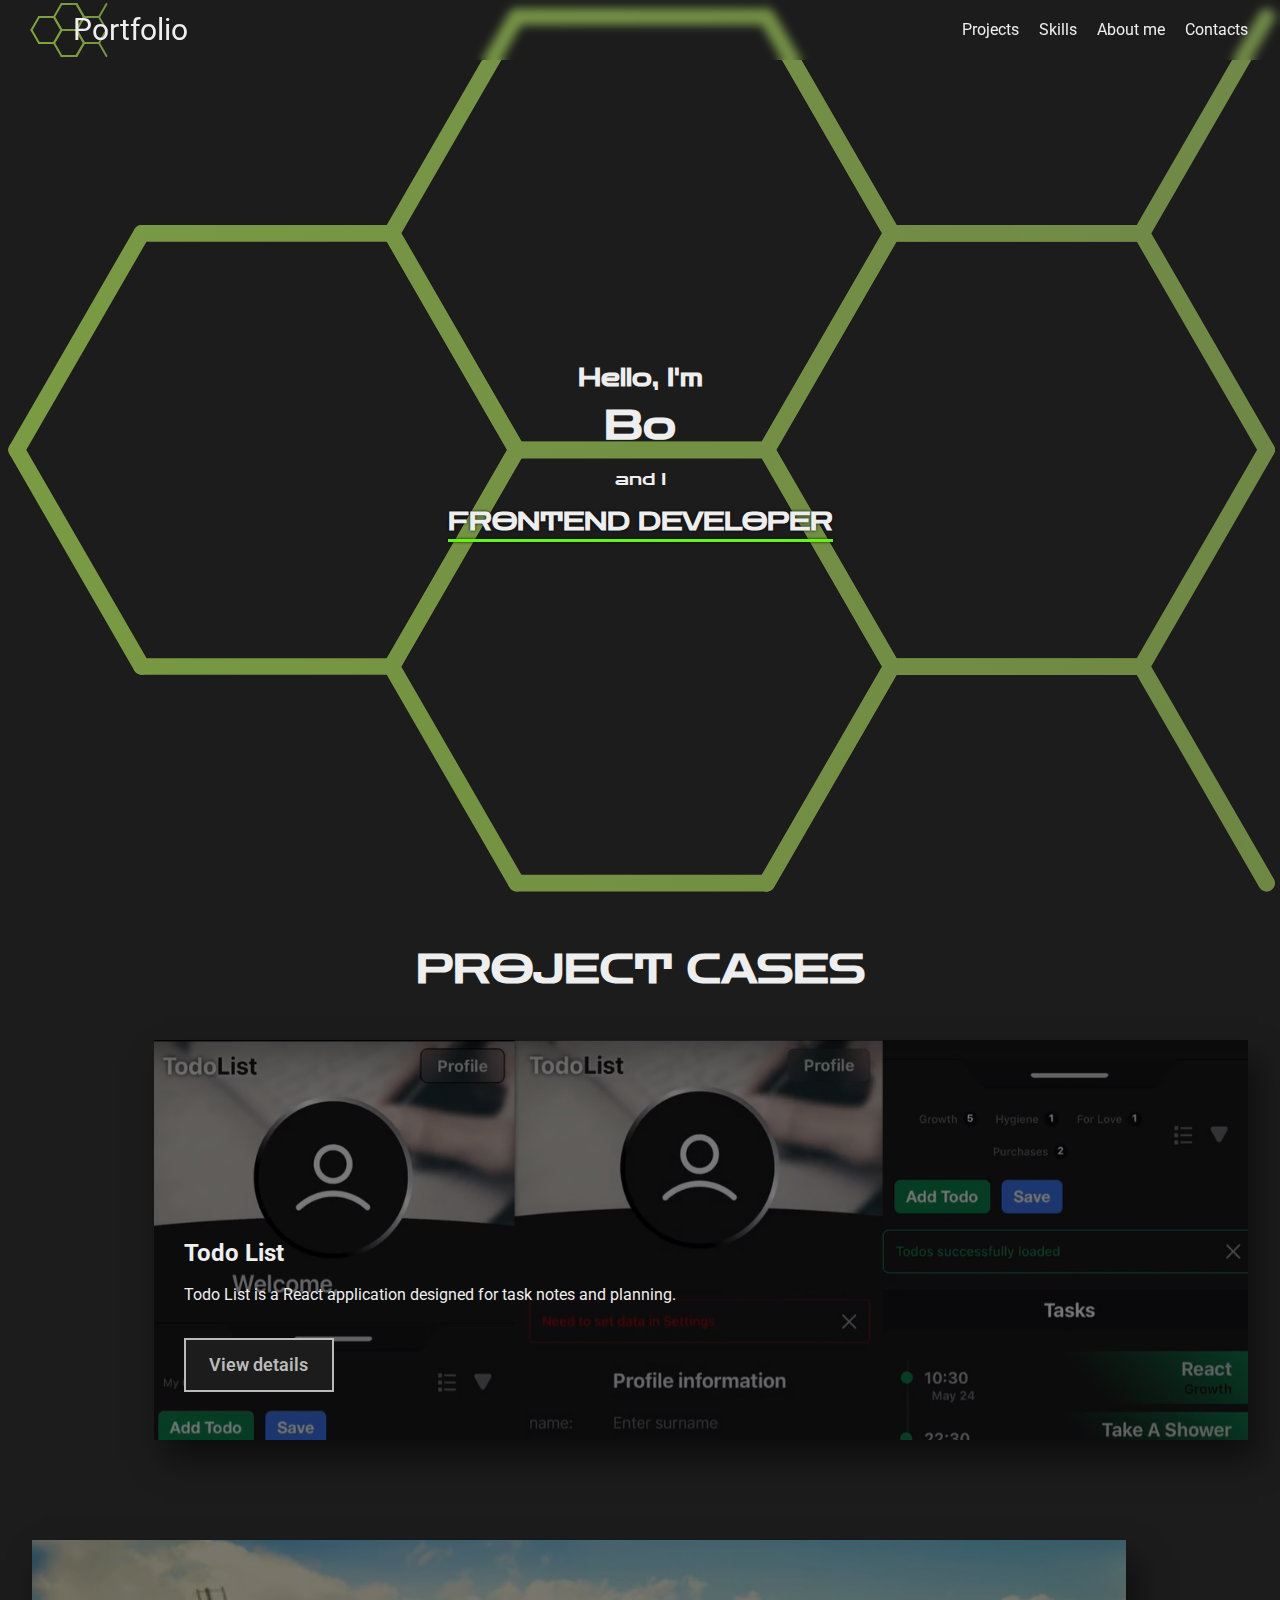
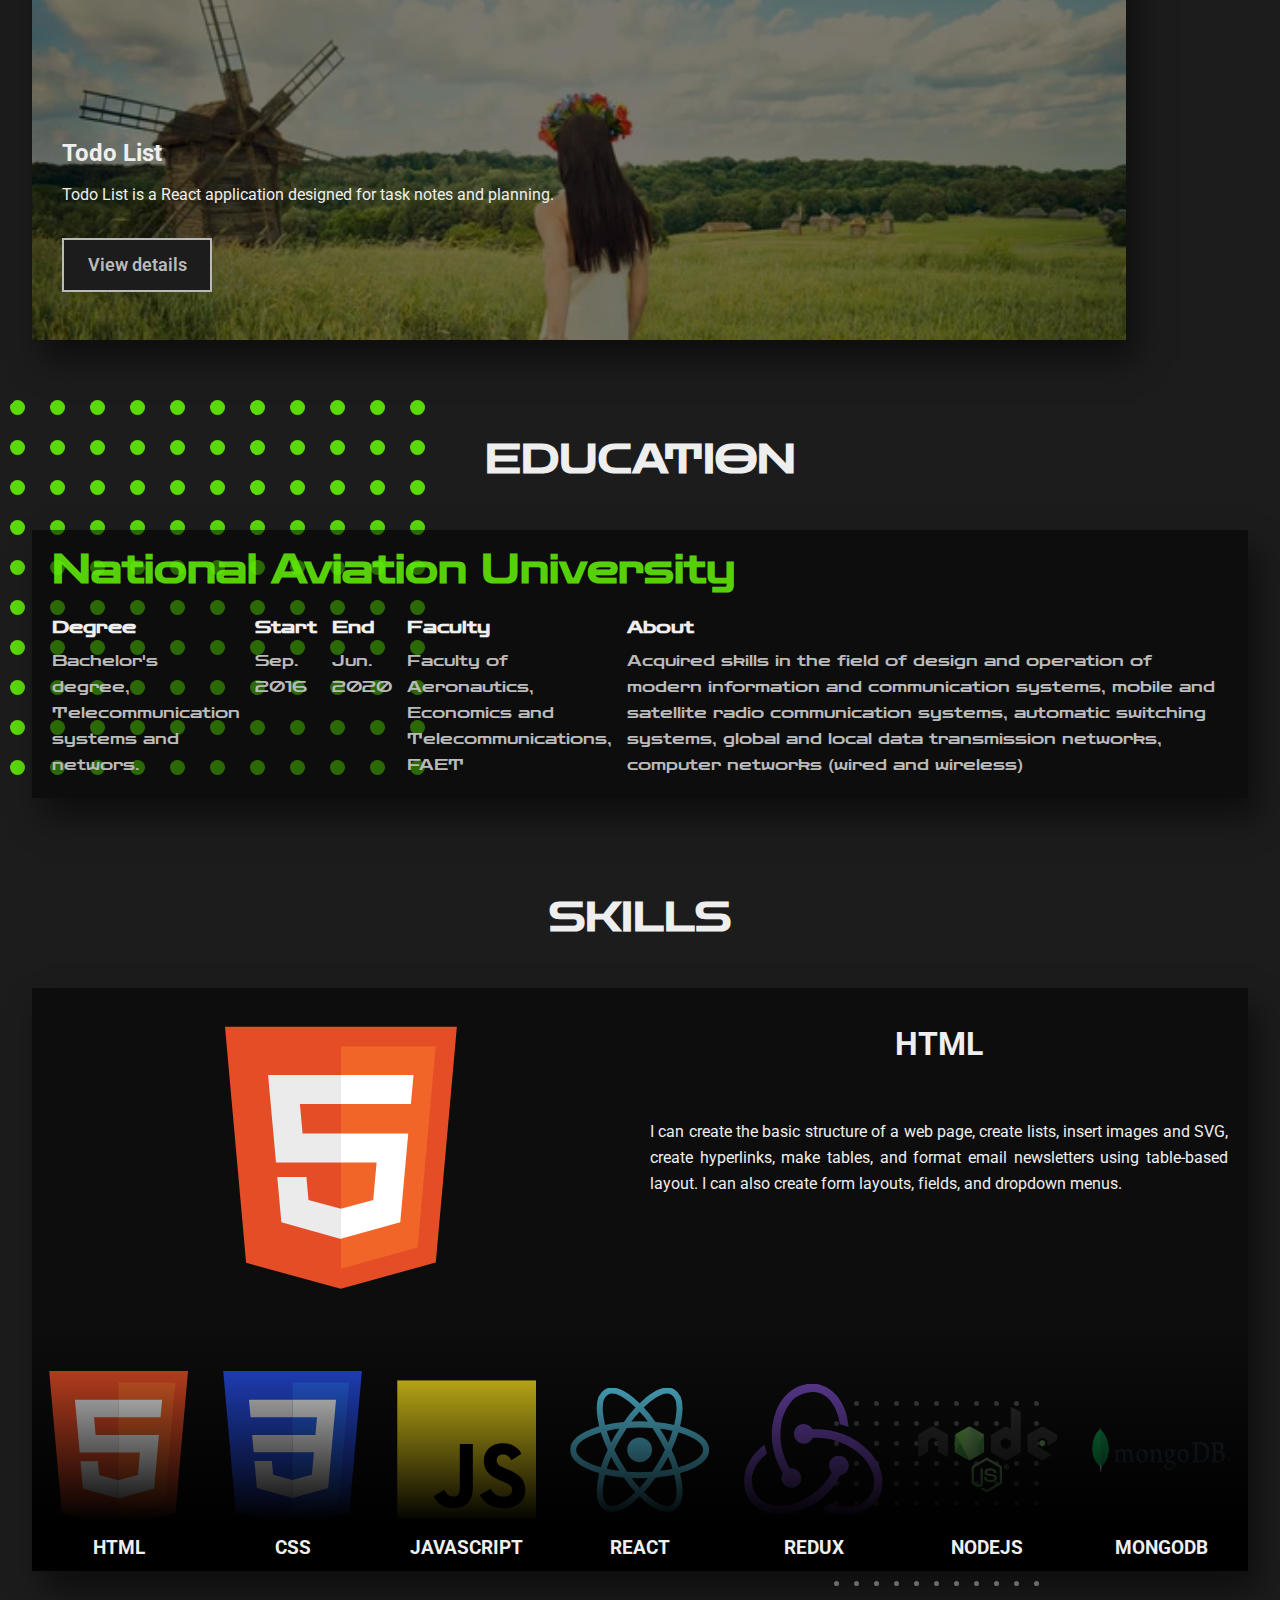
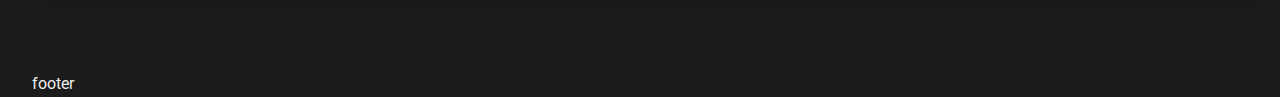
<file: index.html>
<!DOCTYPE html>
<html lang="en">
  <head>
    <meta charset="UTF-8" />
    <meta http-equiv="X-UA-Compatible" content="IE=edge" />
    <meta name="viewport" content="width=device-width, initial-scale=1.0" />
    <title>Document</title>
    <link rel="stylesheet" href="./css/styles.css" type="text/css" />
    <link rel="preconnect" href="https://fonts.googleapis.com" />
    <link rel="preconnect" href="https://fonts.gstatic.com" crossorigin />
    <link rel="preconnect" href="https://fonts.googleapis.com" />
    <link rel="preconnect" href="https://fonts.gstatic.com" crossorigin />
    <link
      href="https://fonts.googleapis.com/css2?family=Roboto:ital,wght@0,300;0,400;0,700;1,400&family=Zen+Dots&display=swap"
      rel="stylesheet"
    />
  </head>
  <body>
    <div class="loader">
      <svg class="loader__svg" viewBox="0 0 100 100">
        <defs>
          <filter id="goo">
            <feGaussianBlur in="SourceGraphic" stdDeviation="8" result="blur" />
            <feColorMatrix
              in="blur"
              mode="matrix"
              values="1 0 0 0 0
                                                                   0 1 0 0 0
                                                                   0 0 1 0 0
                                                                   0 0 0 25 -8"
              result="goo"
            />
            <feBlend in="SourceGraphic" in2="goo" />
          </filter>
        </defs>
        <g filter="url(#goo)" fill="#64f609" stroke="#64f609">
          <g transform="translate(50, 50)">
            <g class="circle -a">
              <g transform="translate(-50, -50)">
                <circle cx="25" cy="50" r="9" />
              </g>
            </g>
          </g>
          <g transform="translate(50, 50)">
            <g class="circle -b">
              <g transform="translate(-50, -50)">
                <circle cx="50" cy="25" r="8" />
              </g>
            </g>
          </g>
          <g transform="translate(50, 50)">
            <g class="circle -c">
              <g transform="translate(-50, -50)">
                <circle cx="75" cy="50" r="7" />
              </g>
            </g>
          </g>
          <g transform="translate(50, 50)">
            <g class="circle -d">
              <g transform="translate(-50, -50)">
                <circle cx="50" cy="75" r="6" />
              </g>
            </g>
          </g>
          <g transform="translate(50, 50)">
            <g class="circle -e">
              <g transform="translate(-50, -50)">
                <circle cx="25" cy="50" r="5" />
              </g>
            </g>
          </g>
          <g transform="translate(50, 50)">
            <g class="circle -f">
              <g transform="translate(-50, -50)">
                <circle cx="50" cy="25" r="4" />
              </g>
            </g>
          </g>
          <g transform="translate(50, 50)">
            <g class="circle -g">
              <g transform="translate(-50, -50)">
                <circle cx="75" cy="50" r="3" />
              </g>
            </g>
          </g>
          <g transform="translate(50, 50)">
            <g class="circle -h">
              <g transform="translate(-50, -50)">
                <circle cx="50" cy="75" r="2" />
              </g>
            </g>
          </g>
        </g>
      </svg>
    </div>
    <div class="wrapper">
      <header class="header">
        <div class="header__container">
          <div class="header__body">
            <div class="header__logo">
              <div class="header__brand"></div>
              <a href="/">Portfolio</a>
            </div>
            <div class="header__nav nav">
              <nav class="nav__body">
                <div class="nav__item" onclick="clickScrollHandler('projects')">
                  Projects
                </div>

                <div
                  class="nav__item"
                  onclick="clickScrollHandler('education')"
                >
                  Skills
                </div>
                <div class="nav__item" onclick="clickScrollHandler('aboutMe')">
                  About me
                </div>
                <div class="nav__item">Contacts</div>
              </nav>
              <span class="nav__icon">
                <svg
                  xmlns="http://www.w3.org/2000/svg"
                  width="30"
                  height="30"
                  viewBox="0 0 23 12"
                  fill="none"
                >
                  <path
                    d="M0.872937 1.725H22.1271C22.5825 1.725 23 1.35 23 0.8625C23 0.375 22.6205 0 22.1271 0H0.872937C0.417492 0 0 0.375 0 0.8625C0 1.35 0.417492 1.725 0.872937 1.725Z"
                  />
                  <path
                    d="M22.5256 5H10.9744C10.7269 5 10.5 5.37609 10.5 5.865C10.5 6.35391 10.7063 6.73 10.9744 6.73H22.5256C22.7731 6.73 23 6.35391 23 5.865C23 5.37609 22.7731 5 22.5256 5Z"
                  />
                  <path
                    d="M22.1271 10H0.872937C0.417492 10 0 10.375 0 10.8625C0 11.3125 0.379538 11.725 0.872937 11.725H22.1271C22.5825 11.725 23 11.35 23 10.8625C23 10.375 22.5825 10 22.1271 10Z"
                  />
                </svg>
              </span>
            </div>
          </div>
        </div>
      </header>
      <main class="main">
        <section class="master-head">
          <span class="master-head__image"></span>
          <div class="master-head__body">
            <div class="master-head__content">
              <h2 class="master-head__subtitle greeting">Hello, I'm</h2>
              <h1 class="master-head__title" data-text="Bohdan Vorushylo"></h1>
              <span class="master-head__cursor"></span>
              <p>and I</p>
              <h2 class="master-head__subtitle position">Frontend developer</h2>
            </div>
          </div>
        </section>
        <section class="main__section" id="projects">
          <div class="main__body">
            <div class="main__container projects">
              <h1 class="projects__title">Project cases</h1>
              <ul class="projects__list">
                <li class="projects__item project">
                  <a class="project__body">
                    <div class="project__background">
                      <img src="./static/Todolist.jpg" />
                    </div>
                    <div class="project__content">
                      <h2 class="project__title">Todo list</h2>
                      <p class="project__text">
                        Todo List is a React application designed for task notes
                        and planning.
                      </p>
                      <button href="" class="project__button button">
                        <span class="button__text">View details</span>
                        <div class="button__mask"></div>
                      </button>
                    </div>
                  </a>
                </li>
                <li class="projects__item project">
                  <a class="project__body">
                    <div class="project__background">
                      <img src="./static/image1.jpg" />
                    </div>
                    <div class="project__content">
                      <h2 class="project__title">Todo list</h2>
                      <p class="project__text">
                        Todo List is a React application designed for task notes
                        and planning.
                      </p>
                      <button href="" class="project__button button">
                        <span class="button__text">View details</span>
                        <div class="button__mask"></div>
                      </button>
                    </div>
                  </a>
                </li>
              </ul>
            </div>
          </div>
        </section>
        <div class="educationAndSkills__wrapper">
          <span class="educationAndSkills__kub one"></span>
          <span class="educationAndSkills__kub two"></span>
          <section class="main__section education" id="education">
            <div class="education__container">
              <h1 class="education__title">Education</h1>
              <div class="education__body">
                <div class="education__content university">
                  <h1 class="university__title">
                    National Aviation University
                  </h1>
                  <div class="university__body">
                    <div class="university__column">
                      <h5>Degree</h5>
                      <p>
                        Bachelor's degree, Telecommunication systems and
                        networs.
                      </p>
                    </div>
                    <div class="university__column">
                      <h5>Start</h5>
                      <p>Sep. 2016</p>
                    </div>
                    <div class="university__column">
                      <h5>End</h5>
                      <p>Jun. 2020</p>
                    </div>
                    <div class="university__column">
                      <h5>Faculty</h5>
                      <p>
                        Faculty of Aeronautics, Economics and
                        Telecommunications, FAET
                      </p>
                    </div>
                    <div class="university__column comments">
                      <h5>About</h5>
                      <p>
                        Acquired skills in the field of design and operation of
                        modern information and communication systems, mobile and
                        satellite radio communication systems, automatic
                        switching systems, global and local data transmission
                        networks, computer networks (wired and wireless)
                      </p>
                    </div>
                  </div>
                </div>
              </div>
            </div>
          </section>
          <section class="main__section skills">
            <div class="skills__container">
              <h1 class="skills__title">Skills</h1>
              <div class="skills__wrapper">
                <div class="skills__background background"></div>
                <div class="skills__slider slider">
                  <ul class="slider__list"></ul>
                </div>
              </div>
            </div>
          </section>
        </div>
      </main>
      <footer class="footer">
        <div class="footer__container">footer</div>
      </footer>
    </div>
    <script src="./js/script.js"></script>
  </body>
</html>
</file>
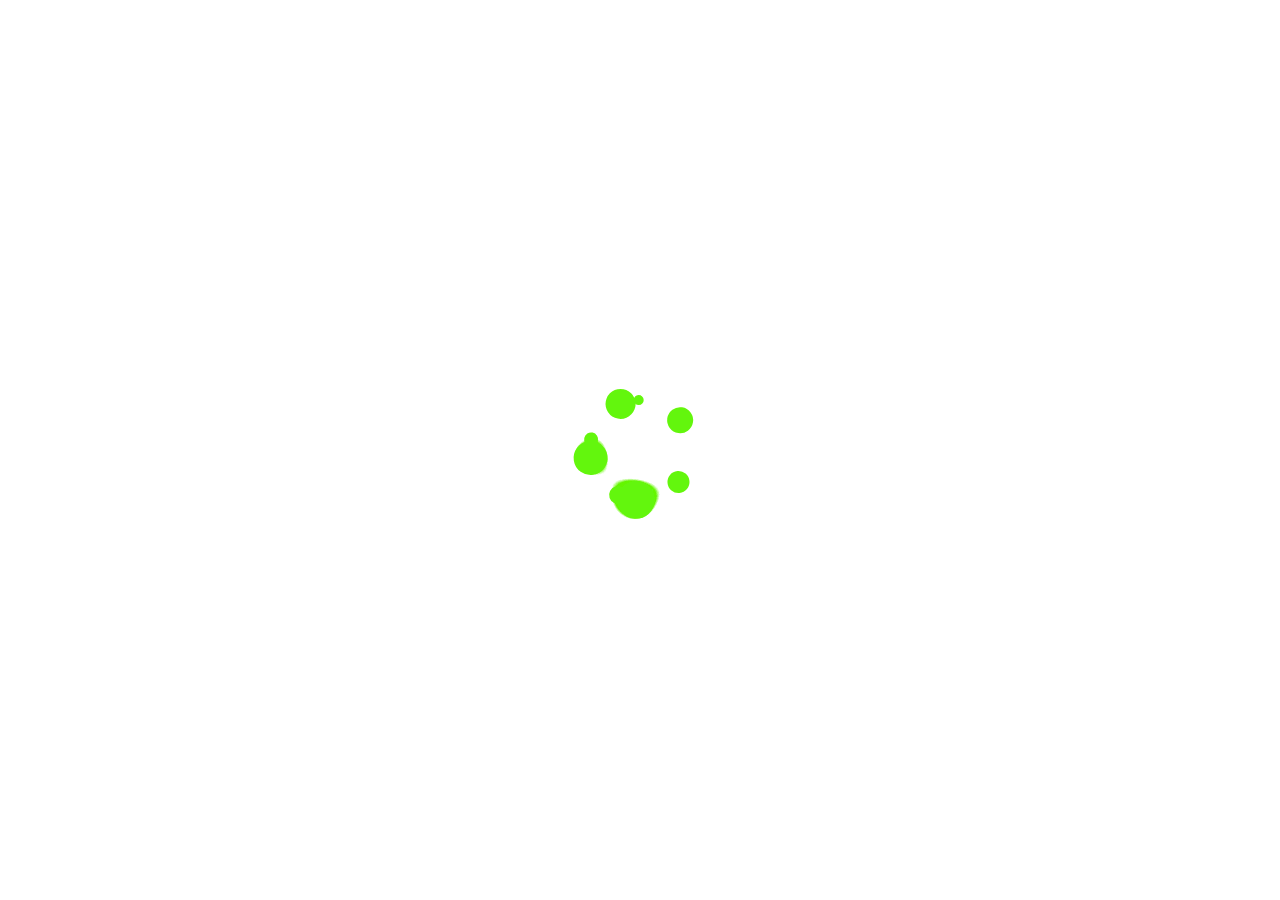
<file: loader.html>
<!DOCTYPE html>
<html lang="en">
  <head>
    <meta charset="UTF-8" />
    <meta http-equiv="X-UA-Compatible" content="IE=edge" />
    <meta name="viewport" content="width=device-width, initial-scale=1.0" />
    <title>Document</title>
  </head>
  <body>
    <div class="wrapper">
      <style type="text/css">
        .loader-example {
          position: fixed;
          top: 50%;
          left: 50%;
          transform: translateX(-50%) translateY(-50%);
          display: block;
          height: 200px;
          width: 200px;
        }
      </style>
      <svg class="loader-example" viewBox="0 0 100 100">
        <defs>
          <filter id="goo">
            <feGaussianBlur in="SourceGraphic" stdDeviation="8" result="blur" />
            <feColorMatrix
              in="blur"
              mode="matrix"
              values="1 0 0 0 0
                                                                   0 1 0 0 0
                                                                   0 0 1 0 0
                                                                   0 0 0 25 -8"
              result="goo"
            />
            <feBlend in="SourceGraphic" in2="goo" />
          </filter>
        </defs>
        <g filter="url(#goo)" fill="#64f609" stroke="#64f609">
          <g transform="translate(50, 50)">
            <g class="circle -a">
              <g transform="translate(-50, -50)">
                <circle cx="25" cy="50" r="9" />
              </g>
            </g>
          </g>
          <g transform="translate(50, 50)">
            <g class="circle -b">
              <g transform="translate(-50, -50)">
                <circle cx="50" cy="25" r="8" />
              </g>
            </g>
          </g>
          <g transform="translate(50, 50)">
            <g class="circle -c">
              <g transform="translate(-50, -50)">
                <circle cx="75" cy="50" r="7" />
              </g>
            </g>
          </g>
          <g transform="translate(50, 50)">
            <g class="circle -d">
              <g transform="translate(-50, -50)">
                <circle cx="50" cy="75" r="6" />
              </g>
            </g>
          </g>
          <g transform="translate(50, 50)">
            <g class="circle -e">
              <g transform="translate(-50, -50)">
                <circle cx="25" cy="50" r="5" />
              </g>
            </g>
          </g>
          <g transform="translate(50, 50)">
            <g class="circle -f">
              <g transform="translate(-50, -50)">
                <circle cx="50" cy="25" r="4" />
              </g>
            </g>
          </g>
          <g transform="translate(50, 50)">
            <g class="circle -g">
              <g transform="translate(-50, -50)">
                <circle cx="75" cy="50" r="3" />
              </g>
            </g>
          </g>
          <g transform="translate(50, 50)">
            <g class="circle -h">
              <g transform="translate(-50, -50)">
                <circle cx="50" cy="75" r="2" />
              </g>
            </g>
          </g>
        </g>
      </svg>
    </div>
    <script>
      const circles = document.querySelectorAll(".circle");

      function update(time) {
        circles.forEach((circle, index) => {
          const angle = (time * (2 - index / 10)) / 5;
          circle.setAttribute("transform", `rotate(${angle} 0 0)`);
        });

        requestAnimationFrame(update);
      }

      update(1000);
    </script>
  </body>
</html>
</file>
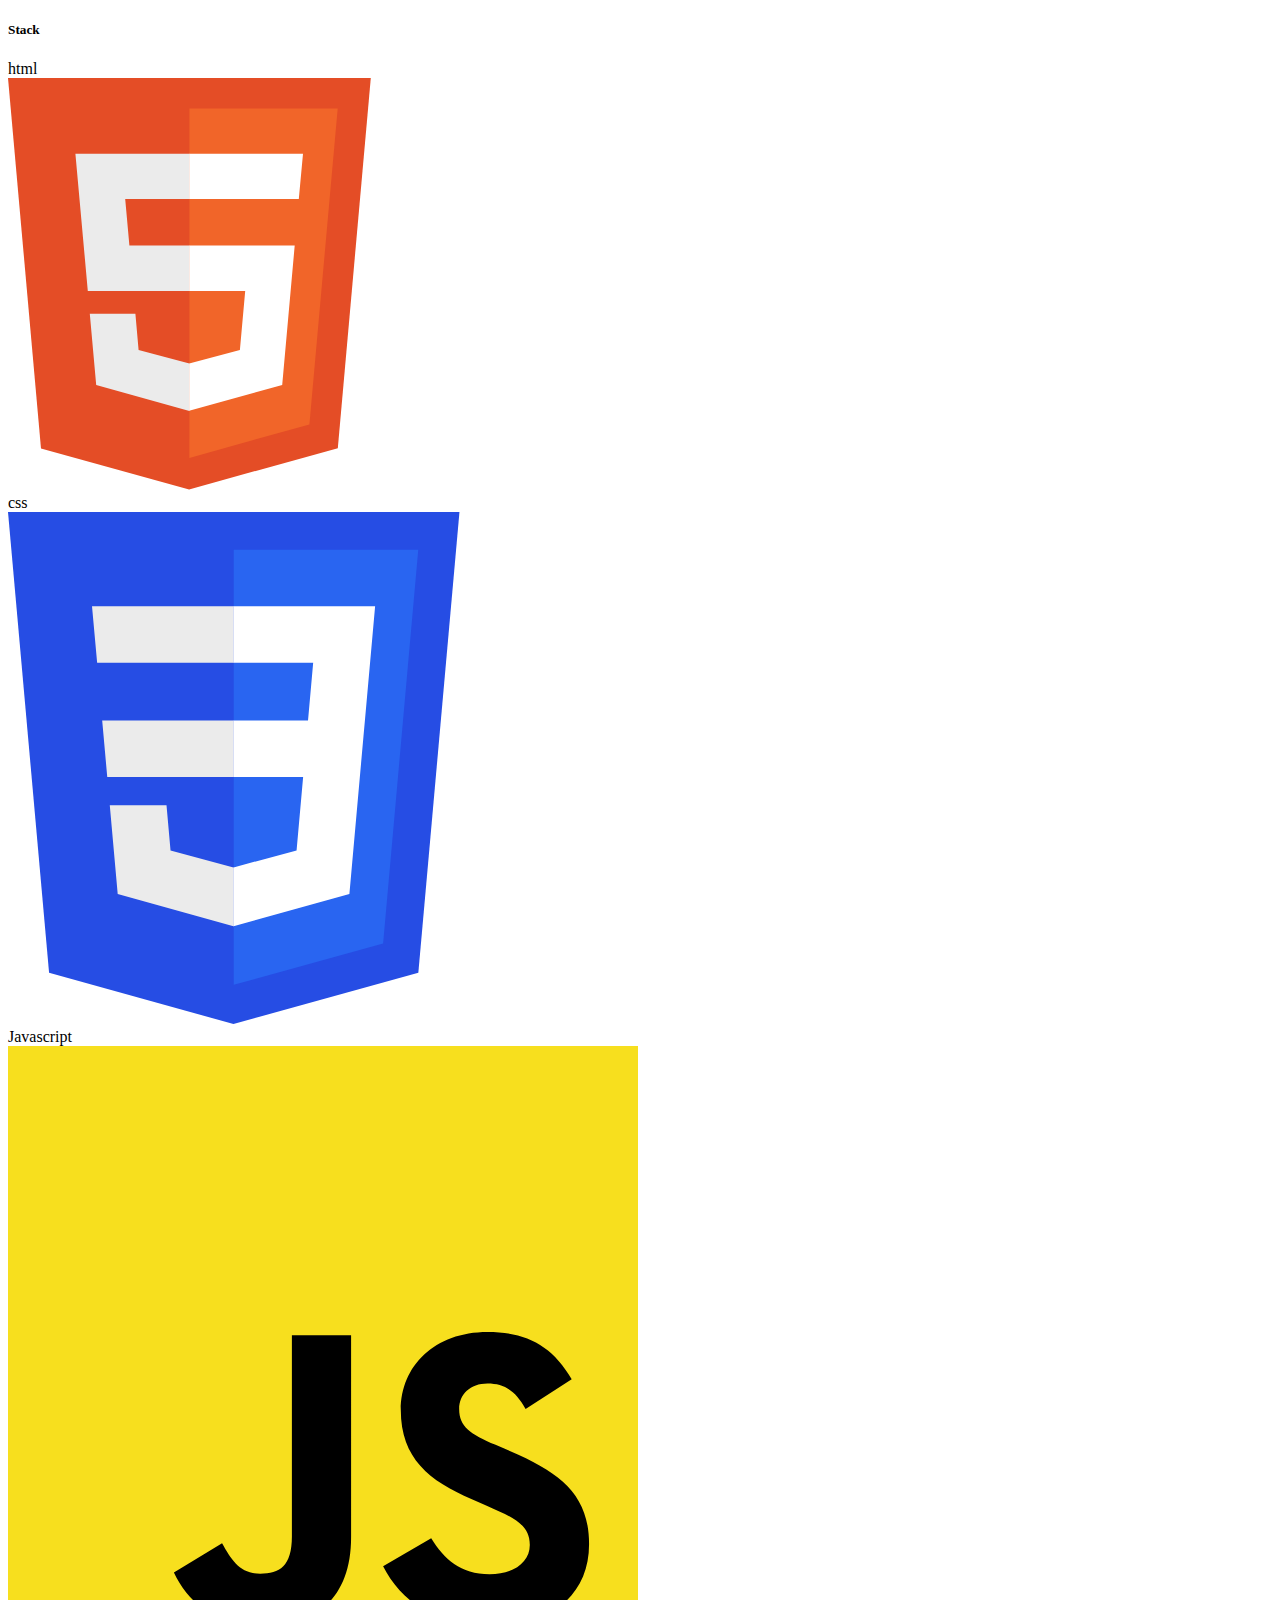
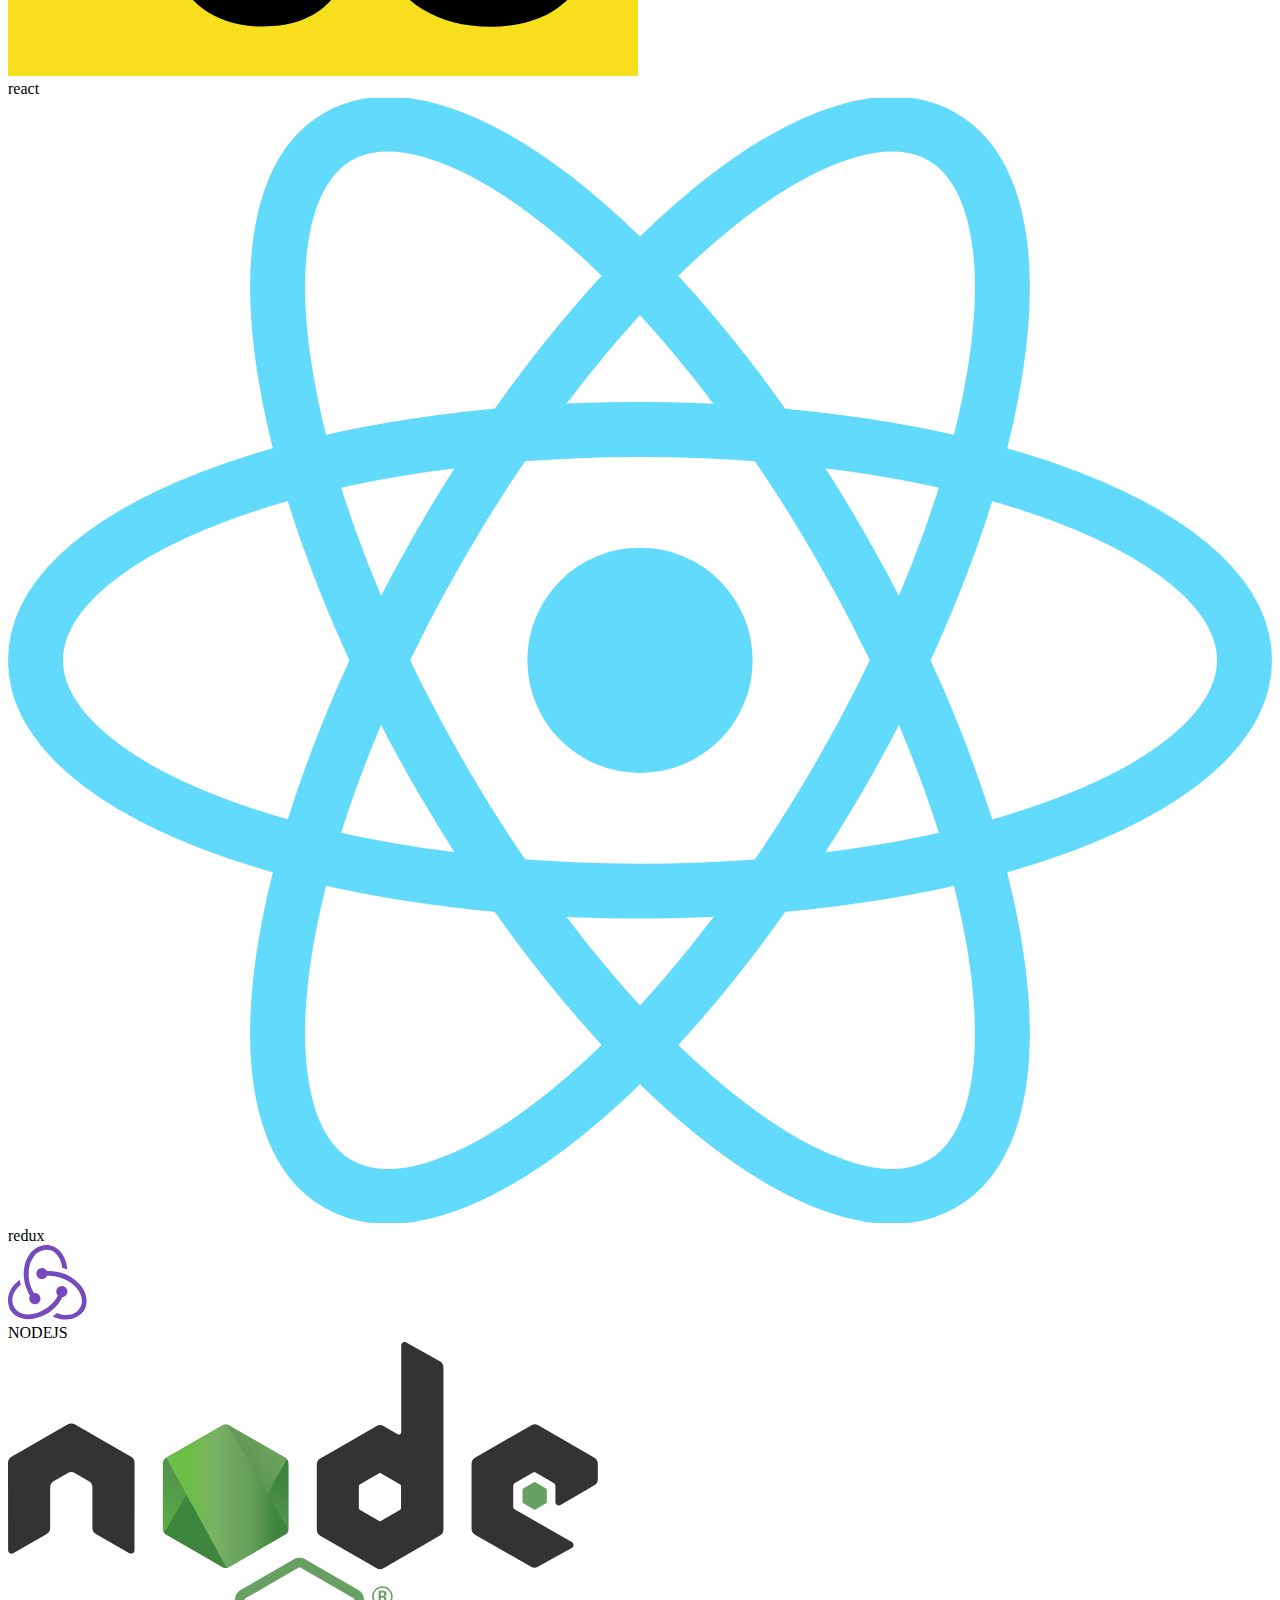
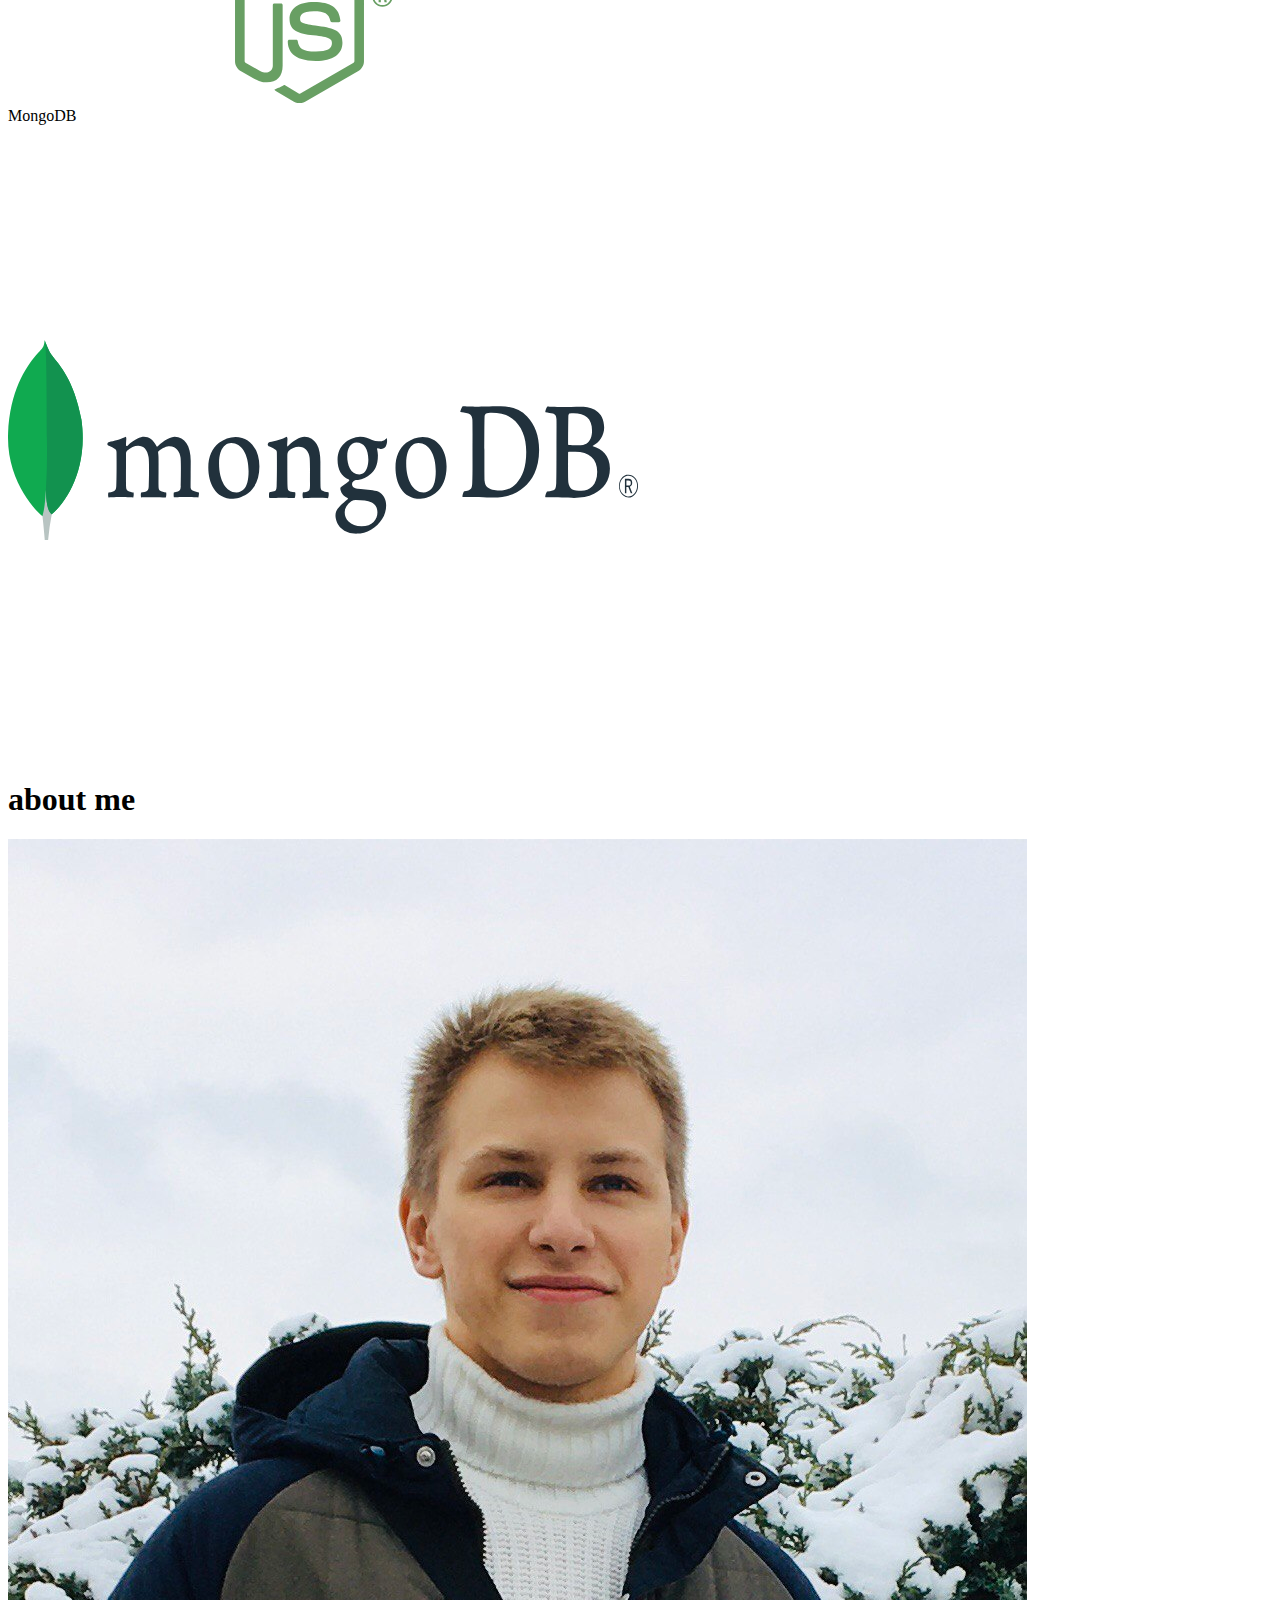
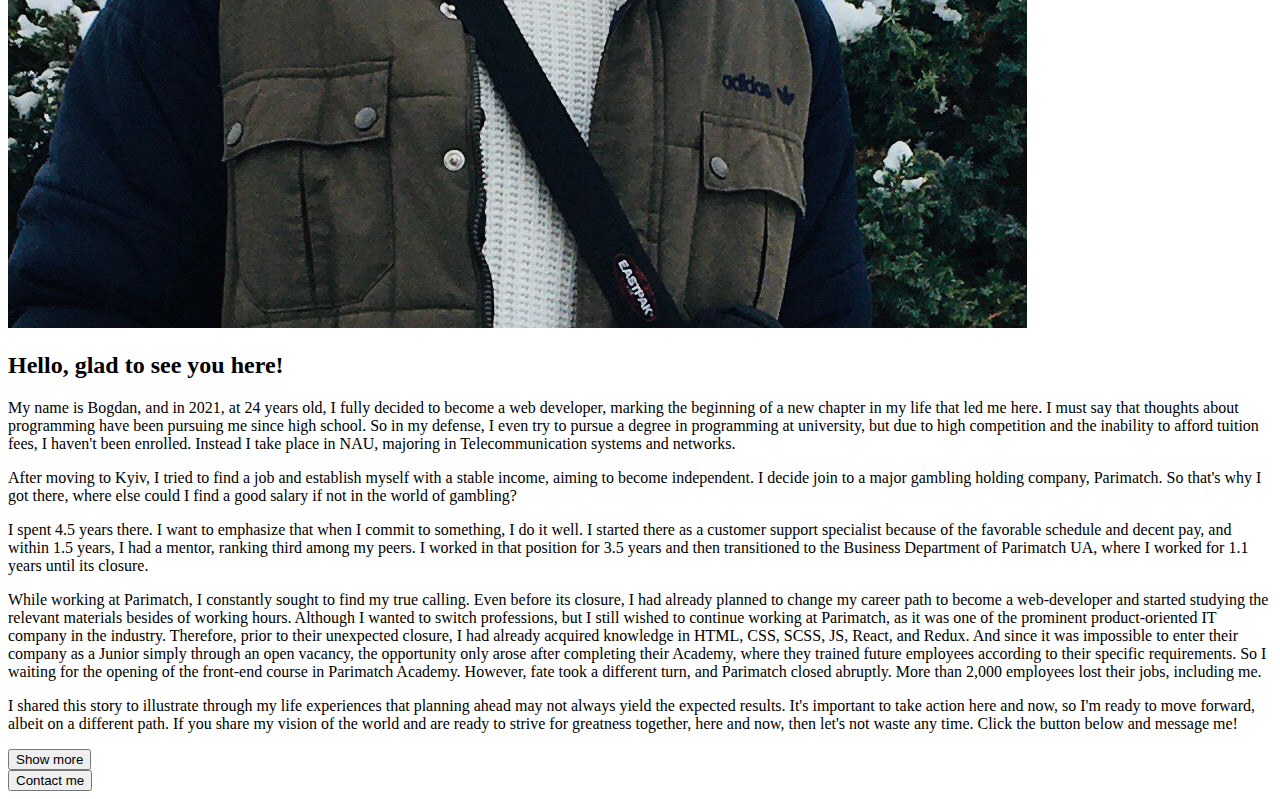
<file: texty.html>
<!DOCTYPE html>
<html lang="en">
  <head>
    <meta charset="UTF-8" />
    <meta http-equiv="X-UA-Compatible" content="IE=edge" />
    <meta name="viewport" content="width=device-width, initial-scale=1.0" />
    <title>Document</title>
  </head>
  <body>
    <div class="programming__languages languages">
      <h5 class="languages__title">Stack</h5>
      <div class="languages__body">
        <div class="languages__item html">
          <div
            class="languages__item-title"
            data-text="I can create the basic structure of a web page, create lists, insert images and SVG, create hyperlinks, make tables, and format email newsletters using table-based layout. I can also create form layouts, fields, and dropdown menus."
          >
            html
          </div>
          <svg
            width="363"
            height="412"
            viewBox="0 0 363 412"
            fill="none"
            xmlns="http://www.w3.org/2000/svg"
          >
            <path
              d="M33 370.4L0 0H362.8L329.8 370.2L181.1 411.4"
              fill="#E44D26"
            />
            <path d="M181.4 379.9V30.4H329.7L301.4 346.4" fill="#F16529" />
            <path
              d="M67.4 75.7H181.4V121.1H117.2L121.4 167.6H181.4V212.9H79.8M81.8 235.7H127.4L130.6 272L181.4 285.6V333L88.2 307"
              fill="#EBEBEB"
            />
            <path
              d="M295 75.7H181.2V121.1H290.8M286.7 167.6H181.2V213H237.2L231.9 272L181.2 285.6V332.8L274.2 307"
              fill="white"
            />
          </svg>
        </div>
        <div class="languages__item css">
          <div
            class="languages__item-title"
            data-text="I can add styles to markup both through importing in HTML documents and using the <style> tag. I can add inline styles, customize colors, images, and their shapes, apply gradients, set sizes, margins, create animations, frames, and transitions. I can create responsive layouts to optimize the display of the page on various devices. I use selectors to target specific elements, work with pseudo-classes and pseudo-elements, adjust element positioning, utilize Flexbox and Grid systems for layout placement. I optimize and structure CSS code using selectors, classes, and identifiers."
          >
            css
          </div>
          <svg
            width="452"
            height="512"
            viewBox="0 0 452 512"
            fill="none"
            xmlns="http://www.w3.org/2000/svg"
          >
            <path
              d="M41.085 460.819L0 0H451.456L410.327 460.746L225.452 512L41.085 460.819Z"
              fill="#264DE4"
            />
            <path
              d="M375.116 431.408L410.264 37.678H225.728V472.824L375.116 431.408Z"
              fill="#2965F1"
            />
            <path
              d="M94.188 208.59L99.253 265.107H225.728V208.59H94.188ZM89.147 150.715H225.728V94.197H84.009L89.147 150.715ZM225.728 355.372L225.48 355.438L162.536 338.442L158.513 293.366H101.777L109.696 382.107L225.468 414.247L225.728 414.174V355.372Z"
              fill="#EBEBEB"
            />
            <path
              d="M225.533 208.59V265.107H295.128L288.568 338.406L225.533 355.419V414.219L341.397 382.107L342.247 372.558L355.527 223.766L356.907 208.59L367.11 94.197H225.533V150.715H305.172L300.028 208.59H225.533Z"
              fill="white"
            />
          </svg>
        </div>
        <div class="languages__item js">
          <div
            class="languages__item-title"
            data-text="I have skills in working with event handlers, responding to clicks, mouse hover, key input, page loading, etc. I can modify the content and structure of web pages, add, delete, and modify elements, change styles and attributes of elements. I can manipulate the size and properties of images, send and receive data from the server, exchange data in JSON format, work with APIs. I can manipulate forms: retrieve and validate input data, submit forms to the server, validate fields. I am familiar with promises, async/await for handling asynchronous operations, making server requests without blocking the main thread. I can perform various operations with dates and times, handle errors, perform search, replacement, and extraction on primitives, work with logical operators and loops."
          >
            Javascript
          </div>
          <svg
            width="630"
            height="630"
            viewBox="0 0 630 630"
            fill="none"
            xmlns="http://www.w3.org/2000/svg"
          >
            <path d="M630 0H0V630H630V0Z" fill="#F7DF1E" />
            <path
              d="M423.2 492.19C435.89 512.91 452.4 528.14 481.6 528.14C506.13 528.14 521.8 515.88 521.8 498.94C521.8 478.64 505.7 471.45 478.7 459.64L463.9 453.29C421.18 435.09 392.8 412.29 392.8 364.09C392.8 319.69 426.63 285.89 479.5 285.89C517.14 285.89 544.2 298.99 563.7 333.29L517.6 362.89C507.45 344.69 496.5 337.52 479.5 337.52C462.16 337.52 451.17 348.52 451.17 362.89C451.17 380.65 462.17 387.84 487.57 398.84L502.37 405.18C552.67 426.75 581.07 448.74 581.07 498.18C581.07 551.48 539.2 580.68 482.97 580.68C427.99 580.68 392.47 554.48 375.09 520.14L423.2 492.19ZM214.07 497.32C223.37 513.82 231.83 527.77 252.17 527.77C271.62 527.77 283.89 520.16 283.89 490.57V289.27H343.09V491.37C343.09 552.67 307.15 580.57 254.69 580.57C207.29 580.57 179.84 556.04 165.88 526.495L214.07 497.32Z"
              fill="black"
            />
          </svg>
        </div>
        <div class="languages__item react">
          <div
            class="languages__item-title"
            data-text="After learning the library, I will have the skills to develop efficient and scalable web applications using a component-based approach, create reusable components, manage the state of the application using React Hooks, use props to pass data between components, program event handlers and interact with users through components, use built-in forms and create custom ones for data collection and validation, use routing for navigation between pages in your application, optimize component rendering using keys, memoization, and lazy loading, use external libraries and plugins to extend the capabilities of React, interact with servers through requests, optimize application performance, ensure fast rendering and responsiveness, support and enhance existing React projects."
          >
            react
          </div>
          <svg
            xmlns="http://www.w3.org/2000/svg"
            viewBox="-11.5 -10.23174 23 20.46348"
          >
            <title>React Logo</title>
            <circle cx="0" cy="0" r="2.05" fill="#61dafb" />
            <g stroke="#61dafb" stroke-width="1" fill="none">
              <ellipse rx="11" ry="4.2" />
              <ellipse rx="11" ry="4.2" transform="rotate(60)" />
              <ellipse rx="11" ry="4.2" transform="rotate(120)" />
            </g>
          </svg>
        </div>
        <div class="languages__item redux">
          <div
            class="languages__item-title"
            data-text="I can manage the application state with centralized data storage, break down the application into independent components that can interact with the stored data, create actions to trigger state changes, create reducers to handle those changes, create selectors to choose specific data portions, create and extend middleware to perform additional actions and asynchronous operations when interacting with the server using Redux-Thunk, develop scalable and easily manageable projects using Redux, and also maintain existing projects."
          >
            redux
          </div>
          <svg
            width="79"
            height="75"
            viewBox="0 0 79 75"
            fill="none"
            xmlns="http://www.w3.org/2000/svg"
          >
            <path
              d="M54.4496 52.1C57.3496 51.8 59.5496 49.3 59.4496 46.3C59.3496 43.3 56.8496 40.9 53.8496 40.9H53.6496C50.5496 41 48.1496 43.6 48.2496 46.7C48.3496 48.2 48.9496 49.5 49.8496 50.4C46.4496 57.1 41.2496 62 33.4496 66.1C28.1496 68.9 22.6496 69.9 17.1496 69.2C12.6496 68.6 9.14962 66.6 6.94962 63.3C3.74962 58.4 3.44962 53.1 6.14962 47.8C8.04962 44 11.0496 41.2 12.9496 39.8C12.5496 38.5 11.9496 36.3 11.6496 34.7C-2.85038 45.2 -1.35038 59.4 3.04962 66.1C6.34962 71.1 13.0496 74.2 20.4496 74.2C22.4496 74.2 24.4496 74 26.4496 73.5C39.2496 71 48.9496 63.4 54.4496 52.1Z"
              fill="#764ABC"
            />
            <path
              d="M72.0496 39.7C64.4496 30.8 53.2496 25.9 40.4496 25.9H38.8496C37.9496 24.1 36.0496 22.9 33.9496 22.9H33.7496C30.6496 23 28.2496 25.6 28.3496 28.7C28.4496 31.7 30.9496 34.1 33.9496 34.1H34.1496C36.3496 34 38.2496 32.6 39.0496 30.7H40.8496C48.4496 30.7 55.6496 32.9 62.1496 37.2C67.1496 40.5 70.7496 44.8 72.7496 50C74.4496 54.2 74.3496 58.3 72.5496 61.8C69.7496 67.1 65.0496 70 58.8496 70C54.8496 70 51.0496 68.8 49.0496 67.9C47.9496 68.9 45.9496 70.5 44.5496 71.5C48.8496 73.5 53.2496 74.6 57.4496 74.6C67.0496 74.6 74.1496 69.3 76.8496 64C79.7496 58.2 79.5496 48.2 72.0496 39.7Z"
              fill="#764ABC"
            />
            <path
              d="M21.2496 53.8C21.3496 56.8 23.8496 59.2 26.8496 59.2H27.0496C30.1496 59.1 32.5496 56.5 32.4496 53.4C32.3496 50.4 29.8496 48 26.8496 48H26.6496C26.4496 48 26.1496 48 25.9496 48.1C21.8496 41.3 20.1496 33.9 20.7496 25.9C21.1496 19.9 23.1496 14.7 26.6496 10.4C29.5496 6.7 35.1496 4.9 38.9496 4.8C49.5496 4.6 54.0496 17.8 54.3496 23.1C55.6496 23.4 57.8496 24.1 59.3496 24.6C58.1496 8.4 48.1496 0 38.5496 0C29.5496 0 21.2496 6.5 17.9496 16.1C13.3496 28.9 16.3496 41.2 21.9496 50.9C21.4496 51.6 21.1496 52.7 21.2496 53.8Z"
              fill="#764ABC"
            />
          </svg>
        </div>
        <div class="languages__item node">
          <div
            class="languages__item-title"
            data-text="I can develop server-side applications using JavaScript, utilize Node.js to create APIs and interact with databases, manage the file system and perform file and folder operations, develop real-time applications using web sockets, utilize the modular system in Node.js to organize code and facilitate code reuse, interact with databases, develop advanced applications using third-party packages and libraries, deploy and manage servers using solutions like Express or Nest.js, and use streams for efficient processing of large data volumes."
          >
            NODEJS
          </div>
          <svg
            xmlns="http://www.w3.org/2000/svg"
            width="589.827"
            height="361.238"
            version="1.2"
            viewBox="0 0 442.37 270.929"
          >
            <defs>
              <clipPath id="a">
                <path
                  d="M239.03 226.605l-42.13 24.317c-1.578.91-2.546 2.59-2.546 4.406v48.668c0 1.817.968 3.496 2.546 4.406l42.133 24.336c1.575.907 3.517.907 5.09 0l42.126-24.336c1.57-.91 2.54-2.59 2.54-4.406v-48.668c0-1.816-.97-3.496-2.55-4.406l-42.12-24.317c-.79-.453-1.67-.68-2.55-.68-.88 0-1.76.227-2.55.68"
                />
              </clipPath>
              <linearGradient
                id="b"
                x1="-.348"
                x2="1.251"
                gradientTransform="rotate(116.114 53.1 202.97) scale(86.48)"
                gradientUnits="userSpaceOnUse"
              >
                <stop offset=".3" stop-color="#3E863D" />
                <stop offset=".5" stop-color="#55934F" />
                <stop offset=".8" stop-color="#5AAD45" />
              </linearGradient>
              <clipPath id="c">
                <path
                  d="M195.398 307.086c.403.523.907.976 1.5 1.316l36.14 20.875 6.02 3.46c.9.52 1.926.74 2.934.665.336-.027.672-.09 1-.183l44.434-81.36c-.34-.37-.738-.68-1.184-.94l-27.586-15.93-14.582-8.39c-.414-.24-.863-.41-1.32-.53zm0 0"
                />
              </clipPath>
              <linearGradient
                id="d"
                x1="-.456"
                x2=".582"
                gradientTransform="rotate(-36.46 550.846 -214.337) scale(132.798)"
                gradientUnits="userSpaceOnUse"
              >
                <stop offset=".57" stop-color="#3E863D" />
                <stop offset=".72" stop-color="#619857" />
                <stop offset="1" stop-color="#76AC64" />
              </linearGradient>
              <clipPath id="e">
                <path
                  d="M241.066 225.953c-.707.07-1.398.29-2.035.652l-42.01 24.247 45.3 82.51c.63-.09 1.25-.3 1.81-.624l42.13-24.336c1.3-.754 2.19-2.03 2.46-3.476l-46.18-78.89c-.34-.067-.68-.102-1.03-.102-.14 0-.28.007-.42.02"
                />
              </clipPath>
              <linearGradient
                id="f"
                x1=".043"
                x2=".984"
                gradientTransform="translate(192.862 279.652) scale(97.417)"
                gradientUnits="userSpaceOnUse"
              >
                <stop offset=".16" stop-color="#6BBF47" />
                <stop offset=".38" stop-color="#79B461" />
                <stop offset=".47" stop-color="#75AC64" />
                <stop offset=".7" stop-color="#659E5A" />
                <stop offset=".9" stop-color="#3E863D" />
              </linearGradient>
            </defs>
            <path
              fill="#689f63"
              d="M218.647 270.93c-1.46 0-2.91-.383-4.19-1.12l-13.337-7.896c-1.992-1.114-1.02-1.508-.363-1.735 2.656-.93 3.195-1.14 6.03-2.75.298-.17.688-.11.993.07l10.246 6.08c.37.2.895.2 1.238 0l39.95-23.06c.37-.21.61-.64.61-1.08v-46.1c0-.46-.24-.87-.618-1.1l-39.934-23.04c-.37-.22-.86-.22-1.23 0l-39.926 23.04c-.387.22-.633.65-.633 1.09v46.1c0 .44.24.86.62 1.07l10.94 6.32c5.94 2.97 9.57-.53 9.57-4.05v-45.5c0-.65.51-1.15 1.16-1.15h5.06c.63 0 1.15.5 1.15 1.15v45.52c0 7.92-4.32 12.47-11.83 12.47-2.31 0-4.13 0-9.21-2.5l-10.48-6.04c-2.59-1.5-4.19-4.3-4.19-7.29v-46.1c0-3 1.6-5.8 4.19-7.28l39.99-23.07c2.53-1.43 5.89-1.43 8.4 0l39.94 23.08c2.58 1.49 4.19 4.28 4.19 7.28v46.1c0 2.99-1.61 5.78-4.19 7.28l-39.94 23.07c-1.28.74-2.73 1.12-4.21 1.12"
            />
            <path
              fill="#689f63"
              d="M230.987 239.164c-17.48 0-21.145-8.024-21.145-14.754 0-.64.516-1.15 1.157-1.15h5.16c.57 0 1.05.415 1.14.978.78 5.258 3.1 7.91 13.67 7.91 8.42 0 12-1.902 12-6.367 0-2.57-1.02-4.48-14.1-5.76-10.94-1.08-17.7-3.49-17.7-12.24 0-8.06 6.8-12.86 18.19-12.86 12.79 0 19.13 4.44 19.93 13.98.03.33-.09.65-.31.89-.22.23-.53.37-.85.37h-5.19c-.54 0-1.01-.38-1.12-.9-1.25-5.53-4.27-7.3-12.48-7.3-9.19 0-10.26 3.2-10.26 5.6 0 2.91 1.26 3.76 13.66 5.4 12.28 1.63 18.11 3.93 18.11 12.56 0 8.7-7.26 13.69-19.92 13.69m48.66-48.89h1.34c1.1 0 1.31-.77 1.31-1.22 0-1.18-.81-1.18-1.26-1.18h-1.38zm-1.63-3.78h2.97c1.02 0 3.02 0 3.02 2.28 0 1.59-1.02 1.92-1.63 2.12 1.19.08 1.27.86 1.43 1.96.08.69.21 1.88.45 2.28h-1.83c-.05-.4-.33-2.6-.33-2.72-.12-.49-.29-.73-.9-.73h-1.51v3.46h-1.67zm-3.57 4.3c0 3.58 2.89 6.48 6.44 6.48 3.58 0 6.47-2.96 6.47-6.48 0-3.59-2.93-6.44-6.48-6.44-3.5 0-6.44 2.81-6.44 6.43m14.16.03c0 4.24-3.47 7.7-7.7 7.7-4.2 0-7.7-3.42-7.7-7.7 0-4.36 3.58-7.7 7.7-7.7 4.15 0 7.69 3.35 7.69 7.7"
            />
            <path
              fill="#333"
              fill-rule="evenodd"
              d="M94.936 90.55c0-1.84-.97-3.53-2.558-4.445l-42.356-24.37c-.715-.42-1.516-.64-2.328-.67h-.438c-.812.03-1.613.25-2.34.67L2.562 86.105C.984 87.025 0 88.715 0 90.555l.093 65.64c0 .91.47 1.76 1.27 2.21.78.48 1.76.48 2.54 0l25.18-14.42c1.59-.946 2.56-2.618 2.56-4.44V108.88c0-1.83.97-3.52 2.555-4.43l10.72-6.174c.796-.46 1.67-.688 2.56-.688.876 0 1.77.226 2.544.687l10.715 6.172c1.586.91 2.56 2.6 2.56 4.43v30.663c0 1.82.983 3.5 2.565 4.44l25.164 14.41c.79.47 1.773.47 2.56 0 .776-.45 1.268-1.3 1.268-2.21zm199.868 34.176c0 .457-.243.88-.64 1.106l-14.548 8.386c-.395.227-.883.227-1.277 0l-14.55-8.386c-.4-.227-.64-.65-.64-1.106V107.93c0-.458.24-.88.63-1.11l14.54-8.4c.4-.23.89-.23 1.29 0l14.55 8.4c.4.23.64.652.64 1.11zM298.734.324c-.794-.442-1.76-.43-2.544.027-.78.46-1.262 1.3-1.262 2.21v65c0 .64-.34 1.23-.894 1.55-.55.32-1.235.32-1.79 0L281.634 63c-1.58-.914-3.526-.914-5.112 0l-42.37 24.453c-1.583.91-2.56 2.6-2.56 4.42v48.92c0 1.83.977 3.51 2.56 4.43l42.37 24.47c1.582.91 3.53.91 5.117 0l42.37-24.48c1.58-.92 2.56-2.6 2.56-4.43V18.863c0-1.856-1.01-3.563-2.63-4.47zm141.093 107.164c1.574-.914 2.543-2.602 2.543-4.422V91.21c0-1.824-.97-3.507-2.547-4.425l-42.1-24.44c-1.59-.92-3.54-.92-5.13 0l-42.36 24.45c-1.59.92-2.56 2.6-2.56 4.43v48.9c0 1.84.99 3.54 2.58 4.45l42.09 23.99c1.55.89 3.45.9 5.02.03l25.46-14.15c.8-.45 1.31-1.3 1.31-2.22 0-.92-.49-1.78-1.29-2.23l-42.62-24.46c-.8-.45-1.29-1.3-1.29-2.21v-15.34c0-.916.48-1.76 1.28-2.216l13.26-7.65c.79-.46 1.76-.46 2.55 0l13.27 7.65c.79.45 1.28 1.3 1.28 2.21v12.06c0 .91.49 1.76 1.28 2.22.79.45 1.77.45 2.56-.01zm0 0"
            />
            <path
              fill="#689f63"
              fill-rule="evenodd"
              d="M394.538 105.2c.3-.177.676-.177.98 0l8.13 4.69c.304.176.49.5.49.85v9.39c0 .35-.186.674-.49.85l-8.13 4.69c-.304.177-.68.177-.98 0l-8.125-4.69c-.31-.176-.5-.5-.5-.85v-9.39c0-.35.18-.674.49-.85zm0 0"
            />
            <g clip-path="url(#a)" transform="translate(-78.306 -164.016)">
              <path
                fill="url(#b)"
                d="M331.363 246.793l-118.715-58.19-60.87 124.174L270.49 370.97zm0 0"
              />
            </g>
            <g clip-path="url(#c)" transform="translate(-78.306 -164.016)">
              <path
                fill="url(#d)"
                d="M144.07 264.004l83.825 113.453 110.86-81.906-83.83-113.45zm0 0"
              />
            </g>
            <g clip-path="url(#e)" transform="translate(-78.306 -164.016)">
              <path
                fill="url(#f)"
                d="M197.02 225.934v107.43h91.683v-107.43zm0 0"
              />
            </g>
          </svg>
        </div>
        <div class="languages__item mongo">
          <div
            class="languages__item-title"
            data-text="I am proficient in storing and retrieving data in MongoDB, which is a non-relational (NoSQL) database. I can design and create document collections, perform CRUD operations (create, read, update, delete) on data, and utilize data replication and sharding for high availability and scalability of the system."
          >
            MongoDB
          </div>
          <svg
            width="630"
            height="630"
            viewBox="0 0 630 630"
            fill="none"
            xmlns="http://www.w3.org/2000/svg"
          >
            <path
              d="M73.3791 294.591C64.6105 248.11 46.3343 235.736 41.6722 226.989C39.7498 223.135 38.0468 219.13 36.5749 215C36.3286 219.129 35.8761 221.731 32.9551 224.862C27.0903 231.145 2.18181 255.535 0.0855832 308.348C-1.86746 357.59 30.2117 387.953 34.45 391.092C37.7089 393.019 41.678 391.133 43.6138 389.364C59.0778 376.612 80.2062 342.614 73.3963 294.591"
              fill="#10AA50"
            />
            <path
              d="M37.9036 364.871C37.096 377.059 36.5176 384.141 34.4672 391.105C34.4672 391.105 35.8131 402.709 36.7581 415H40.1029C40.9008 406.345 42.119 397.753 43.7513 389.268C39.4214 386.708 38.0697 375.566 37.9036 364.871Z"
              fill="#B8C4C2"
            />
            <path
              d="M43.7455 389.275C39.3698 386.845 38.1041 375.469 37.9093 364.871C38.9915 347.388 39.3069 329.849 38.8543 312.326C38.6253 303.132 38.9632 227.168 36.97 216.046C38.3334 219.813 39.9043 223.466 41.6722 226.982C46.3343 235.736 64.6162 248.11 73.3791 294.591C80.2062 342.532 59.1923 376.44 43.7455 389.275Z"
              fill="#12924F"
            />
            <path
              d="M620.495 372.469C618.621 372.469 616.789 371.803 615.23 370.555C613.67 369.307 612.453 367.533 611.73 365.456C611.007 363.379 610.811 361.092 611.167 358.882C611.523 356.671 612.415 354.637 613.731 353.034C615.047 351.431 616.727 350.331 618.562 349.873C620.396 349.415 622.302 349.618 624.041 350.458C625.779 351.298 627.272 352.737 628.332 354.594C629.391 356.45 629.971 358.642 629.997 360.893C630.031 362.411 629.809 363.922 629.345 365.334C628.882 366.747 628.185 368.032 627.298 369.113C626.41 370.194 625.35 371.049 624.181 371.625C623.012 372.202 621.758 372.489 620.495 372.469ZM620.495 350.666C618.783 350.653 617.106 351.25 615.677 352.382C614.248 353.515 613.13 355.131 612.466 357.027C611.802 358.923 611.621 361.013 611.947 363.033C612.272 365.053 613.089 366.911 614.294 368.372C615.499 369.833 617.038 370.832 618.715 371.242C620.393 371.652 622.134 371.454 623.718 370.673C625.302 369.893 626.658 368.566 627.613 366.859C628.569 365.152 629.081 363.143 629.086 361.086C629.108 359.718 628.902 358.359 628.479 357.089C628.056 355.819 627.425 354.664 626.624 353.693C625.823 352.721 624.868 351.953 623.815 351.433C622.762 350.913 621.633 350.652 620.495 350.666ZM622.786 368.271L620.334 361.919H618.358V368.271H616.921V353.818H620.466C623.107 353.818 624.206 355.195 624.206 357.858C624.206 359.978 623.376 361.299 621.829 361.705L624.361 368.25L622.786 368.271ZM618.416 360.425H620.495C622.179 360.425 622.82 359.737 622.82 357.893C622.82 356.048 622.207 355.422 620.312 355.422H618.416V360.425Z"
              fill="#21313C"
            />
            <path
              d="M479.079 362.063C481.651 364.534 486.789 365.552 491.319 365.552C497.19 365.552 502.946 364.245 508.57 358.14C514.297 351.884 518.238 342.312 518.238 327.026C518.238 312.34 513.587 300.42 504.045 293.442C498.661 289.375 491.686 287.771 483.73 287.771C481.439 287.771 479.08 287.916 477.739 288.645C477.19 289.166 476.801 289.893 476.634 290.71C476.393 293.325 476.393 313.242 476.393 325.017C476.393 337.088 476.393 353.922 476.634 355.986C476.76 357.734 477.493 360.804 479.079 362.091M454.658 281.233C456.737 281.233 464.641 281.667 468.318 281.667C475.191 281.667 479.939 281.233 492.785 281.233C503.553 281.233 512.613 284.722 519.091 291.405C526.926 299.553 531.119 310.888 531.119 324.7C531.119 344.328 523.673 355.67 516.187 362.063C508.742 368.752 499.057 372.531 485.259 372.531C477.917 372.531 465.311 372.242 454.79 372.097H454.572C454.079 370.934 455.471 366.399 456.33 366.282C459.194 365.896 459.95 365.759 461.267 365.105C463.49 364.011 464.011 362.648 464.257 357.851C464.624 348.836 464.503 338.079 464.503 325.863C464.503 317.144 464.624 300.131 464.383 294.749C464.011 290.249 462.43 289.086 459.228 288.212C456.958 287.632 454.664 287.196 452.355 286.904C452.115 286.03 453.993 282.086 454.606 281.233"
              fill="#21313C"
            />
            <path
              d="M561.445 288.611C560.958 288.755 560.346 290.214 560.346 290.937C560.22 296.174 560.099 309.835 560.099 319.284C560.13 319.465 560.205 319.63 560.314 319.76C560.423 319.89 560.562 319.978 560.712 320.014C562.299 320.158 566.216 320.31 569.521 320.31C574.172 320.31 576.863 319.58 578.33 318.706C582.247 316.38 584.057 311.287 584.057 305.768C584.057 293.118 576.715 288.322 565.827 288.322C564.355 288.299 562.883 288.396 561.422 288.611M589.2 346.764C589.2 333.97 581.365 326.703 567.047 326.703C566.44 326.703 561.892 326.558 560.81 326.847C560.443 326.992 560.076 327.281 560.076 327.577C560.076 336.737 559.95 351.416 560.323 357.232C560.569 359.703 562.041 363.192 563.868 364.21C565.827 365.518 570.231 365.807 573.29 365.807C581.732 365.807 589.2 360.143 589.2 346.764ZM539.338 281.488C540.443 281.488 543.696 281.921 552.018 281.921C559.847 281.921 566.211 281.632 573.782 281.632C583.204 281.632 596.171 285.706 596.171 302.568C596.171 310.826 591.279 317.543 584.916 320.743C584.55 320.888 584.55 321.177 584.916 321.321C593.971 324.074 601.921 330.77 601.921 343.564C601.921 356.069 595.437 363.921 586.016 368.863C580.288 371.918 573.169 372.93 565.97 372.93C560.466 372.93 545.712 372.242 537.511 372.352C536.651 371.918 538.295 367.259 539.028 366.536C540.907 366.467 542.772 366.116 544.578 365.49C547.511 364.623 547.86 363.488 548.226 358.25C548.473 353.743 548.473 337.604 548.473 326.118C548.473 310.413 548.599 299.808 548.473 294.571C548.352 290.503 547.127 289.189 544.801 288.466C542.969 288.026 539.91 287.592 537.465 287.159C536.852 286.429 538.736 282.066 539.343 281.488"
              fill="#21313C"
            />
            <path
              d="M100.475 372.469C100.16 371.538 100.033 370.531 100.103 369.53C100.076 368.848 100.204 368.169 100.475 367.569C102.058 367.294 103.626 366.911 105.172 366.419C107.337 365.773 108.15 364.355 108.276 361.038C108.631 353.199 108.654 338.492 108.528 328.155V327.852C108.528 326.737 108.528 325.223 107.383 324.157C105.369 322.639 103.184 321.48 100.894 320.716C99.8683 320.351 99.3013 319.704 99.33 318.947C99.3586 318.19 100.006 317.295 101.34 316.979C104.886 316.545 114.175 313.882 117.824 311.858C118.199 312.447 118.374 313.185 118.311 313.923C118.311 314.377 118.253 314.859 118.213 315.354C118.11 316.813 117.996 318.472 117.996 320.124C118.018 320.324 118.087 320.513 118.194 320.67C118.301 320.826 118.442 320.943 118.601 321.009C118.761 321.074 118.932 321.084 119.097 321.038C119.261 320.993 119.411 320.893 119.53 320.75C126.478 314.205 132.704 311.872 135.894 311.872C141.146 311.872 145.235 314.886 148.402 321.094C148.475 321.244 148.578 321.369 148.703 321.457C148.827 321.545 148.968 321.593 149.113 321.596C149.244 321.595 149.373 321.555 149.488 321.481C149.604 321.407 149.703 321.3 149.777 321.17C156.163 315.348 162.492 311.872 166.73 311.872C176.741 311.872 182.727 320.881 182.727 335.959C182.727 340.295 182.692 345.794 182.658 350.921C182.629 355.422 182.601 359.641 182.601 362.559C182.601 363.247 183.391 365.229 184.577 365.621C186.043 366.481 188.156 366.922 190.831 367.472H190.934C191.134 368.34 190.711 371.705 190.304 372.393C189.64 372.393 188.723 372.324 187.578 372.255C185.499 372.132 182.646 371.959 179.33 371.959C172.675 371.959 169.199 372.111 165.877 372.372C165.625 371.375 165.539 368.154 165.842 367.479C167.218 367.221 168.58 366.865 169.92 366.413C172.039 365.573 172.652 364.417 172.784 361.038C172.835 358.636 173.219 337.473 172.538 332.45C171.908 327.24 168.643 321.142 161.501 321.142C158.849 321.142 154.571 322.47 150.493 326.187C150.24 326.531 150.098 326.973 150.092 327.432V327.536C150.573 330.247 150.573 333.413 150.573 338.196C150.573 340.949 150.573 343.819 150.544 346.689C150.516 352.525 150.493 358.03 150.573 362.194C150.573 365.029 151.999 365.711 153.15 366.254C153.775 366.419 154.267 366.564 154.765 366.702C155.722 366.984 156.719 367.273 158.202 367.555C158.421 368.764 158.402 370.018 158.145 371.216C158.084 371.666 157.937 372.092 157.715 372.462C154.015 372.31 150.218 372.18 144.737 372.18C143.076 372.18 140.367 372.262 137.973 372.338C136.031 372.4 134.198 372.462 133.156 372.469C132.874 371.669 132.749 370.803 132.789 369.936C132.731 369.119 132.864 368.299 133.173 367.569L134.645 367.245C135.928 366.97 137.039 366.736 138.082 366.419C139.891 365.731 140.573 364.548 140.705 361.774C141.06 355.305 141.335 336.661 140.573 331.995C139.279 324.508 135.733 320.709 130.029 320.709C126.69 320.709 122.469 322.643 119.021 325.746C118.689 326.134 118.428 326.601 118.253 327.116C118.079 327.631 117.995 328.184 118.007 328.74C118.007 330.963 118.007 333.606 118.007 336.441C118.007 345.801 117.955 357.452 118.144 362.49C118.259 364.045 118.717 365.89 121.14 366.564C121.673 366.75 122.589 366.929 123.654 367.142C124.267 367.266 124.937 367.397 125.63 367.548C125.85 369.196 125.739 370.884 125.304 372.469C124.238 372.469 122.927 372.386 121.426 372.31C119.135 372.187 116.272 372.035 113.036 372.035C109.21 372.035 106.546 372.187 104.41 372.31C102.973 372.393 101.73 372.462 100.487 372.469"
              fill="#21313C"
            />
            <path
              d="M223.3 318.094C221.232 318.042 219.199 318.729 217.458 320.069C213.208 323.172 211.043 329.373 211.043 338.485C211.043 355.539 218.151 367.452 228.328 367.452C231.057 367.556 233.719 366.423 235.785 364.279C238.913 361.217 240.573 354.954 240.573 346.186C240.573 329.387 233.626 318.094 223.288 318.094M225.247 373.776C206.862 373.776 200.316 357.569 200.316 342.408C200.316 331.816 203.918 323.537 211.026 317.791C216.004 314.087 221.718 312.058 227.572 311.913C241.599 311.913 251.398 324.033 251.398 341.396C251.398 353.192 247.486 362.51 240.081 368.333C236.524 370.948 230.344 373.776 225.247 373.776Z"
              fill="#21313C"
            />
            <path
              d="M410.471 318.094C408.4 318.037 406.362 318.725 404.618 320.069C400.368 323.172 398.203 329.373 398.203 338.485C398.203 355.539 405.311 367.452 415.488 367.452C418.225 367.563 420.896 366.43 422.968 364.279C426.095 361.217 427.751 354.954 427.751 346.186C427.751 329.387 420.809 318.094 410.471 318.094ZM412.43 373.776C394.045 373.776 387.498 357.569 387.498 342.415C387.498 331.809 391.101 323.537 398.214 317.791C403.19 314.085 408.903 312.055 414.755 311.913C428.781 311.913 438.581 324.04 438.581 341.389C438.581 353.199 434.669 362.51 427.264 368.326C423.707 370.948 417.527 373.776 412.43 373.776Z"
              fill="#21313C"
            />
            <path
              d="M348.569 317.515C342.905 317.515 339.239 322.89 339.239 331.211C339.239 339.531 342.395 349.421 351.267 349.421C352.79 349.421 355.551 348.609 356.92 346.799C358.982 344.521 360.356 339.813 360.356 334.844C360.356 323.991 355.958 317.515 348.598 317.515M347.865 374.939C346.265 374.918 344.687 375.392 343.283 376.316C338.798 379.757 336.719 383.198 336.719 387.196C336.719 390.94 337.928 393.92 340.528 396.563C343.678 399.77 347.928 401.332 353.512 401.332C364.503 401.332 369.428 394.23 369.428 387.196C369.428 382.296 367.384 379.014 363.174 377.155C359.932 375.731 354.514 374.946 347.882 374.946M348.615 408.669C342.017 408.669 337.263 406.996 333.203 403.239C329.251 399.577 327.475 394.14 327.475 390.383C327.518 387.961 328.287 385.64 329.64 383.845C330.786 382.276 333.449 379.337 339.606 374.251C339.701 374.202 339.783 374.121 339.84 374.017C339.897 373.913 339.927 373.791 339.927 373.666C339.929 373.527 339.891 373.391 339.82 373.281C339.75 373.171 339.65 373.093 339.537 373.061C334.468 370.728 332.939 366.867 332.475 364.802C332.475 364.726 332.475 364.609 332.424 364.479C332.281 363.667 332.143 362.896 333.065 362.104C333.775 361.499 334.909 360.687 336.124 359.826C337.838 358.686 339.482 357.401 341.043 355.979C341.127 355.871 341.19 355.741 341.225 355.599C341.261 355.457 341.269 355.308 341.249 355.162C341.229 355.015 341.182 354.877 341.11 354.756C341.039 354.635 340.946 354.536 340.837 354.465C333.334 351.437 329.554 344.741 329.554 334.507C329.531 331.316 330.149 328.165 331.356 325.322C332.562 322.479 334.321 320.028 336.484 318.176C339.503 315.306 347.08 311.858 351.989 311.858H352.275C357.321 312.003 360.167 313.276 364.108 315.024C366.349 315.998 368.724 316.451 371.107 316.359C375.282 316.359 377.109 314.769 378.678 312.918C378.933 313.752 379.068 314.632 379.079 315.52C379.175 317.636 378.697 319.732 377.716 321.493C376.863 322.918 374.852 323.95 373.014 323.95C372.825 323.95 372.642 323.95 372.441 323.916C371.474 323.834 370.515 323.643 369.577 323.345L369.108 323.544C368.959 323.806 369.056 324.095 369.176 324.466C369.206 324.539 369.229 324.615 369.245 324.693C369.58 326.53 369.808 328.393 369.927 330.268C369.927 340.97 366.416 345.629 362.619 349.083C358.947 352.393 354.587 354.422 350.018 354.947C349.921 354.947 349.446 354.995 348.552 355.092C347.979 355.153 347.235 355.236 347.126 355.236H347.017C346.192 355.511 344.039 356.743 344.039 359.035C344.039 360.934 345.013 363.295 349.669 363.722L352.682 363.976C358.821 364.492 366.49 365.132 370.099 366.598C372.492 367.61 374.559 369.502 376.006 372.007C377.453 374.511 378.206 377.5 378.157 380.548C378.157 390.149 372.475 399.178 362.962 404.698C358.476 407.272 353.564 408.597 348.592 408.572"
              fill="#21313C"
            />
            <path
              d="M320.471 367.349C317.779 366.915 315.814 366.474 313.495 365.167C313.039 364.6 312.74 363.88 312.636 363.102C312.389 358.595 312.389 345.512 312.389 336.95C312.389 329.965 311.416 323.874 308.953 319.504C306.015 314.556 301.857 311.652 296.473 311.652C291.702 311.652 285.339 315.575 280.081 320.956C279.955 321.101 279.147 322.023 279.165 320.592C279.182 319.16 279.365 316.256 279.48 314.398C279.53 313.904 279.484 313.403 279.345 312.935C279.206 312.466 278.977 312.043 278.678 311.7C275.241 313.765 265.602 316.518 262.034 316.937C259.434 317.543 258.775 320.55 261.553 321.59H261.593C263.816 322.326 265.939 323.448 267.893 324.921C268.993 325.939 268.872 327.391 268.872 328.554C268.993 338.292 268.993 353.268 268.626 361.409C268.506 364.609 267.767 365.773 265.808 366.357L265.992 366.282C264.5 366.731 262.987 367.071 261.461 367.3C260.848 368.023 260.848 372.242 261.461 373.116C262.687 373.116 268.907 372.682 274.061 372.682C281.152 372.682 284.823 373.116 286.662 373.116C287.401 372.097 287.641 368.174 287.154 367.3C285.46 367.208 283.778 366.916 282.131 366.426C280.178 365.848 279.686 364.678 279.566 362.07C279.325 355.229 279.325 340.694 279.325 330.805C279.325 328.052 279.932 326.737 280.665 325.987C283.111 323.372 287.154 321.631 290.7 321.631C294.136 321.631 296.427 322.938 298.145 324.68C300.147 326.778 301.401 329.719 301.65 332.897C302.137 338.403 302.011 349.476 302.011 359.049C302.011 364.286 301.65 365.6 300.058 366.179C299.325 366.612 297.366 367.053 295.041 367.342C294.308 368.216 294.548 372.283 295.041 373.157C298.22 373.157 301.914 372.723 307.275 372.723C314.004 372.723 318.288 373.157 320.001 373.157C320.734 372.138 320.98 368.34 320.494 367.342"
              fill="#21313C"
            />
          </svg>
        </div>
      </div>
    </div>
    <section class="main__section about" id="aboutMe">
      <div class="about__container">
        <div class="about__body">
          <h1 class="about__title">about me</h1>
          <div class="about__content content">
            <div class="content__image">
              <img src="./static/me.jpg" alt="Photo of me" />
            </div>
            <div class="content__parag">
              <h2 class="content__title">Hello, glad to see you here!</h2>
              <div class="content__text">
                <p>
                  My name is Bogdan, and in 2021, at 24 years old, I fully
                  decided to become a web developer, marking the beginning of a
                  new chapter in my life that led me here. I must say that
                  thoughts about programming have been pursuing me since high
                  school. So in my defense, I even try to pursue a degree in
                  programming at university, but due to high competition and the
                  inability to afford tuition fees, I haven't been enrolled.
                  Instead I take place in NAU, majoring in Telecommunication
                  systems and networks.
                </p>
                <p>
                  After moving to Kyiv, I tried to find a job and establish
                  myself with a stable income, aiming to become independent. I
                  decide join to a major gambling holding company, Parimatch. So
                  that's why I got there, where else could I find a good salary
                  if not in the world of gambling?
                </p>
                <p>
                  I spent 4.5 years there. I want to emphasize that when I
                  commit to something, I do it well. I started there as a
                  customer support specialist because of the favorable schedule
                  and decent pay, and within 1.5 years, I had a mentor, ranking
                  third among my peers. I worked in that position for 3.5 years
                  and then transitioned to the Business Department of Parimatch
                  UA, where I worked for 1.1 years until its closure.
                </p>
                <p>
                  While working at Parimatch, I constantly sought to find my
                  true calling. Even before its closure, I had already planned
                  to change my career path to become a web-developer and started
                  studying the relevant materials besides of working hours.
                  Although I wanted to switch professions, but I still wished to
                  continue working at Parimatch, as it was one of the prominent
                  product-oriented IT company in the industry. Therefore, prior
                  to their unexpected closure, I had already acquired knowledge
                  in HTML, CSS, SCSS, JS, React, and Redux. And since it was
                  impossible to enter their company as a Junior simply through
                  an open vacancy, the opportunity only arose after completing
                  their Academy, where they trained future employees according
                  to their specific requirements. So I waiting for the opening
                  of the front-end course in Parimatch Academy. However, fate
                  took a different turn, and Parimatch closed abruptly. More
                  than 2,000 employees lost their jobs, including me.
                </p>
                <p>
                  I shared this story to illustrate through my life experiences
                  that planning ahead may not always yield the expected results.
                  It's important to take action here and now, so I'm ready to
                  move forward, albeit on a different path. If you share my
                  vision of the world and are ready to strive for greatness
                  together, here and now, then let's not waste any time. Click
                  the button below and message me!
                </p>
              </div>
              <div class="content__more">
                <button
                  class="content__more-button"
                  onclick="moreHandler(this)"
                >
                  Show more
                </button>
              </div>
            </div>
          </div>
          <div class="about__button">
            <button class="about__contact-button">Contact me</button>
          </div>
        </div>
      </div>
    </section>
  </body>
</html>
</file>
<file: css/styles.css>
@import url("https://fonts.googleapis.com/css2?family=Roboto:ital,wght@0,300;0,400;0,700;1,400&family=Zen+Dots&display=swap");
*,
*::before,
*::after {
  box-sizing: border-box;
}

ul[class],
ol[class] {
  padding: 0;
}

body,
h1,
h2,
h3,
h4,
p,
ul[class],
ol[class],
li,
figure,
figcaption,
blockquote,
dl,
dd {
  margin: 0;
}

body {
  min-height: 100vh;
  scroll-behavior: smooth;
  text-rendering: optimizeSpeed;
}

ul[class],
ol[class] {
  list-style: none;
}

a:not([class]) {
  -webkit-text-decoration-skip: ink;
  text-decoration-skip-ink: auto;
}

img {
  max-width: 100%;
  display: block;
}

article > * + * {
  margin-top: 1em;
}

input,
button,
textarea,
select {
  font: inherit;
}

body {
  background-color: #1c1c1c;
  font-size: 16px;
  font-weight: 400;
  line-height: 26px;
  font-family: "Roboto", sans-serif;
  color: #eeeeee;
}

.wrapper {
  display: flex;
  flex-direction: column;
}

.main {
  flex: 1 1 auto;
}

[class*="__container"] {
  max-width: 1290px;
  margin: 0 auto;
  padding: 0 16px;
}

h1 {
  line-height: 40px;
}
@media (max-width: 767.98px) {
  h1 {
    font-size: calc(32px + 34.4 * (100vw - 320px) / 1290);
  }
}
@media (min-width: 767.98px) {
  h1 {
    font-size: calc(32px + 8 * (100vw / 1290));
  }
}

@media (min-width: 1023.98px) {
  [class*="__container"] {
    padding: 0 32px;
  }
}
.opened .nav__item:nth-child(1) {
  transition-delay: 0.2s;
}

.opened .nav__item:nth-child(2) {
  transition-delay: 0.4s;
}

.opened .nav__item:nth-child(3) {
  transition-delay: 0.6s;
}

.opened .nav__item:nth-child(4) {
  transition-delay: 0.8s;
}

.header {
  position: fixed;
  top: 0;
  left: 0;
  width: 100%;
  background: transparent;
  -webkit-backdrop-filter: blur(5px);
  backdrop-filter: blur(5px);
  z-index: 10;
}
.header__body {
  display: flex;
  justify-content: space-between;
  align-items: center;
  height: 60px;
}
.header__logo {
  width: 104px;
  height: 100%;
  display: flex;
  align-items: center;
  position: relative;
  z-index: 2;
}
.header__logo a {
  color: #eeeeee;
  text-decoration: none;
  position: absolute;
  right: -50%;
  font-size: 30px;
  font-weight: 400;
  line-height: 40px;
}
.header__brand {
  width: 100%;
  height: 100%;
  background: linear-gradient(
      217deg,
      rgba(104, 104, 104, 0.8),
      rgba(255, 0, 0, 0) 70.71%
    ),
    linear-gradient(127deg, rgba(156, 226, 43, 0.8), rgba(0, 255, 0, 0) 70.71%),
    linear-gradient(336deg, rgba(13, 255, 0, 0.8), rgba(0, 0, 255, 0) 70.71%),
    linear-gradient(55deg, rgba(255, 251, 0, 0.8), rgba(0, 0, 255, 0) 70.71%);
  background-size: 500% 1000%;
  animation: round 5s ease infinite;
  -webkit-mask-image: url("../static/logo.svg");
  mask-image: url("../static/logo.svg");
  -webkit-mask-repeat: no-repeat;
  mask-repeat: no-repeat;
  -webkit-mask-position: center;
  mask-position: center;
  -webkit-mask-size: 104px 60px;
  mask-size: 104px 60px;
  transform: translateX(-15px);
}
.nav {
  width: 40px;
  height: 100%;
  display: flex;
  align-items: center;
}
.nav__body {
  display: flex;
  flex-direction: column;
  align-items: center;
  gap: 20px;
  height: 100vh;
  width: 100%;
  position: absolute;
  top: 0;
  left: -100%;
  padding: 80px 16px 16px 16px;
  background-color: rgba(20, 20, 20, 0.8117647059);
  transition: all 0.5s ease-out;
}
.nav__item {
  transform: translateX(-100px);
  font-size: 20px;
  transition: transform 0.5s;
  cursor: pointer;
}
.nav__icon {
  position: relative;
  display: block;
  width: 100%;
  height: 100%;
  z-index: 4;
  display: flex;
  align-items: center;
}
.nav__icon svg {
  fill: white;
}
.nav__icon svg path:nth-child(1) {
  transition: all 0.4s ease-out;
  transform-origin: right;
}
.nav__icon svg path:nth-child(2) {
  transition: all 0.4s ease-out;
}
.nav__icon svg path:nth-child(3) {
  transition: all 0.4s ease-out;
  transform-origin: right;
}
.nav.opened .nav__body {
  left: 0;
}
.nav.opened .nav__item {
  transform: translateX(0px);
}
.nav.opened .nav__icon svg {
  fill: white;
}
.nav.opened .nav__icon svg path:nth-child(1) {
  transform-origin: right;
  transform: translateY(-40%) rotate(-45deg);
}
.nav.opened .nav__icon svg path:nth-child(2) {
  opacity: 0;
}
.nav.opened .nav__icon svg path:nth-child(3) {
  transform-origin: right;
  transform: translateY(40%) rotate(45deg);
}

@media (min-width: 767.98px) {
  .nav {
    width: auto;
  }
  .nav__body {
    flex-direction: row;
    height: auto;
    position: static;
    padding: 0;
    background-color: transparent;
    transition: none;
  }
  .nav__item {
    font-size: 16px;
    transform: translateX(0);
  }
  .nav__icon {
    display: none;
  }
}
@keyframes round {
  25% {
    background-position: 0 100%;
  }
  50% {
    background-position: 100% 100%;
  }
  75% {
    background-position: 100% 0;
  }
  100% {
    background-position: 0 0;
  }
}
@keyframes menuFirstChild {
  0% {
    transform: translate(0, 0);
  }
  25% {
    transform: translate(100%, 0);
  }
  30% {
    transform: translate(100%, -10px) rotate(-45deg);
  }
  100% {
    transform: translateY(-40%) rotate(-45deg);
  }
}
@keyframes menuLastChild {
  0% {
    transform: translate(0, 0);
  }
  25% {
    transform: translate(100%, 0);
  }
  30% {
    transform: translate(100%, -10px) rotate(-45deg);
  }
  100% {
    transform: translateY(40%) rotate(45deg);
  }
}
.main__section {
  width: 100%;
  height: 200%;
}

.educationAndSkills__wrapper {
  position: relative;
}
.educationAndSkills__kub {
  position: absolute;
  top: 0;
  left: 0;
  display: block;
  border-radius: 50%;
  background: transparent;
  z-index: -1;
}
.educationAndSkills__kub.one {
  width: 15px;
  height: 15px;
  box-shadow: 10px 10px 0 rgba(100, 246, 9, 0.87),
    10px 50px 0 rgba(100, 246, 9, 0.87), 10px 90px 0 rgba(100, 246, 9, 0.87),
    10px 130px 0 rgba(100, 246, 9, 0.87), 10px 170px 0 rgba(100, 246, 9, 0.87),
    10px 210px 0 rgba(100, 246, 9, 0.87), 10px 250px 0 rgba(100, 246, 9, 0.87),
    10px 290px 0 rgba(100, 246, 9, 0.87), 10px 330px 0 rgba(100, 246, 9, 0.87),
    10px 370px 0 rgba(100, 246, 9, 0.87), 50px 10px 0 rgba(100, 246, 9, 0.87),
    50px 50px 0 rgba(100, 246, 9, 0.87), 50px 90px 0 rgba(100, 246, 9, 0.87),
    50px 130px 0 rgba(100, 246, 9, 0.87), 50px 170px 0 rgba(100, 246, 9, 0.87),
    50px 210px 0 rgba(100, 246, 9, 0.87), 50px 250px 0 rgba(100, 246, 9, 0.87),
    50px 290px 0 rgba(100, 246, 9, 0.87), 50px 330px 0 rgba(100, 246, 9, 0.87),
    50px 370px 0 rgba(100, 246, 9, 0.87), 90px 10px 0 rgba(100, 246, 9, 0.87),
    90px 50px 0 rgba(100, 246, 9, 0.87), 90px 90px 0 rgba(100, 246, 9, 0.87),
    90px 130px 0 rgba(100, 246, 9, 0.87), 90px 170px 0 rgba(100, 246, 9, 0.87),
    90px 210px 0 rgba(100, 246, 9, 0.87), 90px 250px 0 rgba(100, 246, 9, 0.87),
    90px 290px 0 rgba(100, 246, 9, 0.87), 90px 330px 0 rgba(100, 246, 9, 0.87),
    90px 370px 0 rgba(100, 246, 9, 0.87), 130px 10px 0 rgba(100, 246, 9, 0.87),
    130px 50px 0 rgba(100, 246, 9, 0.87), 130px 90px 0 rgba(100, 246, 9, 0.87),
    130px 130px 0 rgba(100, 246, 9, 0.87), 130px 170px 0 rgba(100, 246, 9, 0.87),
    130px 210px 0 rgba(100, 246, 9, 0.87), 130px 250px 0 rgba(100, 246, 9, 0.87),
    130px 290px 0 rgba(100, 246, 9, 0.87), 130px 330px 0 rgba(100, 246, 9, 0.87),
    130px 370px 0 rgba(100, 246, 9, 0.87), 170px 10px 0 rgba(100, 246, 9, 0.87),
    170px 50px 0 rgba(100, 246, 9, 0.87), 170px 90px 0 rgba(100, 246, 9, 0.87),
    170px 130px 0 rgba(100, 246, 9, 0.87), 170px 170px 0 rgba(100, 246, 9, 0.87),
    170px 210px 0 rgba(100, 246, 9, 0.87), 170px 250px 0 rgba(100, 246, 9, 0.87),
    170px 290px 0 rgba(100, 246, 9, 0.87), 170px 330px 0 rgba(100, 246, 9, 0.87),
    170px 370px 0 rgba(100, 246, 9, 0.87), 210px 10px 0 rgba(100, 246, 9, 0.87),
    210px 50px 0 rgba(100, 246, 9, 0.87), 210px 90px 0 rgba(100, 246, 9, 0.87),
    210px 130px 0 rgba(100, 246, 9, 0.87), 210px 170px 0 rgba(100, 246, 9, 0.87),
    210px 210px 0 rgba(100, 246, 9, 0.87), 210px 250px 0 rgba(100, 246, 9, 0.87),
    210px 290px 0 rgba(100, 246, 9, 0.87), 210px 330px 0 rgba(100, 246, 9, 0.87),
    210px 370px 0 rgba(100, 246, 9, 0.87), 250px 10px 0 rgba(100, 246, 9, 0.87),
    250px 50px 0 rgba(100, 246, 9, 0.87), 250px 90px 0 rgba(100, 246, 9, 0.87),
    250px 130px 0 rgba(100, 246, 9, 0.87), 250px 170px 0 rgba(100, 246, 9, 0.87),
    250px 210px 0 rgba(100, 246, 9, 0.87), 250px 250px 0 rgba(100, 246, 9, 0.87),
    250px 290px 0 rgba(100, 246, 9, 0.87), 250px 330px 0 rgba(100, 246, 9, 0.87),
    250px 370px 0 rgba(100, 246, 9, 0.87), 290px 10px 0 rgba(100, 246, 9, 0.87),
    290px 50px 0 rgba(100, 246, 9, 0.87), 290px 90px 0 rgba(100, 246, 9, 0.87),
    290px 130px 0 rgba(100, 246, 9, 0.87), 290px 170px 0 rgba(100, 246, 9, 0.87),
    290px 210px 0 rgba(100, 246, 9, 0.87), 290px 250px 0 rgba(100, 246, 9, 0.87),
    290px 290px 0 rgba(100, 246, 9, 0.87), 290px 330px 0 rgba(100, 246, 9, 0.87),
    290px 370px 0 rgba(100, 246, 9, 0.87), 330px 10px 0 rgba(100, 246, 9, 0.87),
    330px 50px 0 rgba(100, 246, 9, 0.87), 330px 90px 0 rgba(100, 246, 9, 0.87),
    330px 130px 0 rgba(100, 246, 9, 0.87), 330px 170px 0 rgba(100, 246, 9, 0.87),
    330px 210px 0 rgba(100, 246, 9, 0.87), 330px 250px 0 rgba(100, 246, 9, 0.87),
    330px 290px 0 rgba(100, 246, 9, 0.87), 330px 330px 0 rgba(100, 246, 9, 0.87),
    330px 370px 0 rgba(100, 246, 9, 0.87), 370px 10px 0 rgba(100, 246, 9, 0.87),
    370px 50px 0 rgba(100, 246, 9, 0.87), 370px 90px 0 rgba(100, 246, 9, 0.87),
    370px 130px 0 rgba(100, 246, 9, 0.87), 370px 170px 0 rgba(100, 246, 9, 0.87),
    370px 210px 0 rgba(100, 246, 9, 0.87), 370px 250px 0 rgba(100, 246, 9, 0.87),
    370px 290px 0 rgba(100, 246, 9, 0.87), 370px 330px 0 rgba(100, 246, 9, 0.87),
    370px 370px 0 rgba(100, 246, 9, 0.87), 410px 10px 0 rgba(100, 246, 9, 0.87),
    410px 50px 0 rgba(100, 246, 9, 0.87), 410px 90px 0 rgba(100, 246, 9, 0.87),
    410px 130px 0 rgba(100, 246, 9, 0.87), 410px 170px 0 rgba(100, 246, 9, 0.87),
    410px 210px 0 rgba(100, 246, 9, 0.87), 410px 250px 0 rgba(100, 246, 9, 0.87),
    410px 290px 0 rgba(100, 246, 9, 0.87), 410px 330px 0 rgba(100, 246, 9, 0.87),
    410px 370px 0 rgba(100, 246, 9, 0.87);
  animation: rotateAndtranslate1 40s linear infinite;
}
.educationAndSkills__kub.two {
  top: 100%;
  left: 80%;
  width: 5px;
  height: 5px;
  box-shadow: 10px 10px 0 rgba(186, 186, 186, 0.87),
    10px -10px 0 rgba(186, 186, 186, 0.87),
    10px -30px 0 rgba(186, 186, 186, 0.87),
    10px -50px 0 rgba(186, 186, 186, 0.87),
    10px -70px 0 rgba(186, 186, 186, 0.87),
    10px -90px 0 rgba(186, 186, 186, 0.87),
    10px -110px 0 rgba(186, 186, 186, 0.87),
    10px -130px 0 rgba(186, 186, 186, 0.87),
    10px -150px 0 rgba(186, 186, 186, 0.87),
    10px -170px 0 rgba(186, 186, 186, 0.87),
    -10px 10px 0 rgba(186, 186, 186, 0.87),
    -10px -10px 0 rgba(186, 186, 186, 0.87),
    -10px -30px 0 rgba(186, 186, 186, 0.87),
    -10px -50px 0 rgba(186, 186, 186, 0.87),
    -10px -70px 0 rgba(186, 186, 186, 0.87),
    -10px -90px 0 rgba(186, 186, 186, 0.87),
    -10px -110px 0 rgba(186, 186, 186, 0.87),
    -10px -130px 0 rgba(186, 186, 186, 0.87),
    -10px -150px 0 rgba(186, 186, 186, 0.87),
    -10px -170px 0 rgba(186, 186, 186, 0.87),
    -30px 10px 0 rgba(186, 186, 186, 0.87),
    -30px -10px 0 rgba(186, 186, 186, 0.87),
    -30px -30px 0 rgba(186, 186, 186, 0.87),
    -30px -50px 0 rgba(186, 186, 186, 0.87),
    -30px -70px 0 rgba(186, 186, 186, 0.87),
    -30px -90px 0 rgba(186, 186, 186, 0.87),
    -30px -110px 0 rgba(186, 186, 186, 0.87),
    -30px -130px 0 rgba(186, 186, 186, 0.87),
    -30px -150px 0 rgba(186, 186, 186, 0.87),
    -30px -170px 0 rgba(186, 186, 186, 0.87),
    -50px 10px 0 rgba(186, 186, 186, 0.87),
    -50px -10px 0 rgba(186, 186, 186, 0.87),
    -50px -30px 0 rgba(186, 186, 186, 0.87),
    -50px -50px 0 rgba(186, 186, 186, 0.87),
    -50px -70px 0 rgba(186, 186, 186, 0.87),
    -50px -90px 0 rgba(186, 186, 186, 0.87),
    -50px -110px 0 rgba(186, 186, 186, 0.87),
    -50px -130px 0 rgba(186, 186, 186, 0.87),
    -50px -150px 0 rgba(186, 186, 186, 0.87),
    -50px -170px 0 rgba(186, 186, 186, 0.87),
    -70px 10px 0 rgba(186, 186, 186, 0.87),
    -70px -10px 0 rgba(186, 186, 186, 0.87),
    -70px -30px 0 rgba(186, 186, 186, 0.87),
    -70px -50px 0 rgba(186, 186, 186, 0.87),
    -70px -70px 0 rgba(186, 186, 186, 0.87),
    -70px -90px 0 rgba(186, 186, 186, 0.87),
    -70px -110px 0 rgba(186, 186, 186, 0.87),
    -70px -130px 0 rgba(186, 186, 186, 0.87),
    -70px -150px 0 rgba(186, 186, 186, 0.87),
    -70px -170px 0 rgba(186, 186, 186, 0.87),
    -90px 10px 0 rgba(186, 186, 186, 0.87),
    -90px -10px 0 rgba(186, 186, 186, 0.87),
    -90px -30px 0 rgba(186, 186, 186, 0.87),
    -90px -50px 0 rgba(186, 186, 186, 0.87),
    -90px -70px 0 rgba(186, 186, 186, 0.87),
    -90px -90px 0 rgba(186, 186, 186, 0.87),
    -90px -110px 0 rgba(186, 186, 186, 0.87),
    -90px -130px 0 rgba(186, 186, 186, 0.87),
    -90px -150px 0 rgba(186, 186, 186, 0.87),
    -90px -170px 0 rgba(186, 186, 186, 0.87),
    -110px 10px 0 rgba(186, 186, 186, 0.87),
    -110px -10px 0 rgba(186, 186, 186, 0.87),
    -110px -30px 0 rgba(186, 186, 186, 0.87),
    -110px -50px 0 rgba(186, 186, 186, 0.87),
    -110px -70px 0 rgba(186, 186, 186, 0.87),
    -110px -90px 0 rgba(186, 186, 186, 0.87),
    -110px -110px 0 rgba(186, 186, 186, 0.87),
    -110px -130px 0 rgba(186, 186, 186, 0.87),
    -110px -150px 0 rgba(186, 186, 186, 0.87),
    -110px -170px 0 rgba(186, 186, 186, 0.87),
    -130px 10px 0 rgba(186, 186, 186, 0.87),
    -130px -10px 0 rgba(186, 186, 186, 0.87),
    -130px -30px 0 rgba(186, 186, 186, 0.87),
    -130px -50px 0 rgba(186, 186, 186, 0.87),
    -130px -70px 0 rgba(186, 186, 186, 0.87),
    -130px -90px 0 rgba(186, 186, 186, 0.87),
    -130px -110px 0 rgba(186, 186, 186, 0.87),
    -130px -130px 0 rgba(186, 186, 186, 0.87),
    -130px -150px 0 rgba(186, 186, 186, 0.87),
    -130px -170px 0 rgba(186, 186, 186, 0.87),
    -150px 10px 0 rgba(186, 186, 186, 0.87),
    -150px -10px 0 rgba(186, 186, 186, 0.87),
    -150px -30px 0 rgba(186, 186, 186, 0.87),
    -150px -50px 0 rgba(186, 186, 186, 0.87),
    -150px -70px 0 rgba(186, 186, 186, 0.87),
    -150px -90px 0 rgba(186, 186, 186, 0.87),
    -150px -110px 0 rgba(186, 186, 186, 0.87),
    -150px -130px 0 rgba(186, 186, 186, 0.87),
    -150px -150px 0 rgba(186, 186, 186, 0.87),
    -150px -170px 0 rgba(186, 186, 186, 0.87),
    -170px 10px 0 rgba(186, 186, 186, 0.87),
    -170px -10px 0 rgba(186, 186, 186, 0.87),
    -170px -30px 0 rgba(186, 186, 186, 0.87),
    -170px -50px 0 rgba(186, 186, 186, 0.87),
    -170px -70px 0 rgba(186, 186, 186, 0.87),
    -170px -90px 0 rgba(186, 186, 186, 0.87),
    -170px -110px 0 rgba(186, 186, 186, 0.87),
    -170px -130px 0 rgba(186, 186, 186, 0.87),
    -170px -150px 0 rgba(186, 186, 186, 0.87),
    -170px -170px 0 rgba(186, 186, 186, 0.87),
    -190px 10px 0 rgba(186, 186, 186, 0.87),
    -190px -10px 0 rgba(186, 186, 186, 0.87),
    -190px -30px 0 rgba(186, 186, 186, 0.87),
    -190px -50px 0 rgba(186, 186, 186, 0.87),
    -190px -70px 0 rgba(186, 186, 186, 0.87),
    -190px -90px 0 rgba(186, 186, 186, 0.87),
    -190px -110px 0 rgba(186, 186, 186, 0.87),
    -190px -130px 0 rgba(186, 186, 186, 0.87),
    -190px -150px 0 rgba(186, 186, 186, 0.87),
    -190px -170px 0 rgba(186, 186, 186, 0.87);
  animation: rotateAndtranslate2 20s linear infinite;
}

@keyframes rotateAndtranslate1 {
  0% {
    top: 0;
    left: 0;
    box-shadow: rotate(30deg);
  }
  50% {
    top: 50%;
    left: 99%;
    transform: rotate(180deg);
  }
  80% {
    top: 0;
    left: 0;
    transform: rotate(-180deg);
  }
  100% {
    transform: rotate(0deg);
  }
}
@keyframes rotateAndtranslate2 {
  0% {
    top: 100%;
    right: 80%;
    box-shadow: rotate(30deg);
  }
  50% {
    top: 50%;
    left: 99%;
    transform: rotate(180deg);
  }
  80% {
    top: 0;
    left: 0;
    transform: rotate(-90deg);
  }
  100% {
    top: 100%;
    left: 80%;
    transform: rotate(0deg);
  }
}
.master-head {
  width: 100%;
  height: 100vh;
  display: flex;
  justify-content: center;
  align-items: center;
  position: relative;
  overflow: hidden;
  font-family: "Zen Dots", cursive;
}
.master-head__image {
  display: block;
  position: absolute;
  top: 0;
  right: 0;
  width: 100vw;
  height: 100vh;
  background: linear-gradient(
      217deg,
      rgba(104, 104, 104, 0.8),
      rgba(255, 0, 0, 0) 70.71%
    ),
    linear-gradient(127deg, rgba(156, 226, 43, 0.8), rgba(0, 255, 0, 0) 70.71%),
    linear-gradient(336deg, rgba(13, 255, 0, 0.8), rgba(0, 0, 255, 0) 70.71%),
    linear-gradient(55deg, rgba(104, 104, 104, 0.8), rgba(0, 0, 255, 0) 70.71%);
  background-size: 500% 1000%;
  animation: round 10s cubic-bezier(0.694, 0.048, 0.335, 1) 1s infinite;
  -webkit-mask-image: url("../static/big_logo.svg");
  mask-image: url("../static/big_logo.svg");
  -webkit-mask-repeat: no-repeat;
  mask-repeat: no-repeat;
  -webkit-mask-position: 0 0;
  mask-position: 0 0;
  -webkit-mask-size: cover;
  mask-size: cover;
  z-index: -1;
  transition: all 0.3s ease;
}
.master-head__content {
  display: flex;
  flex-direction: column;
  justify-content: center;
  align-items: center;
  position: relative;
  text-align: center;
}
.master-head__content p {
  font-size: 18px;
}
.master-head__subtitle {
  font-size: 24px;
  line-height: 40px;
}
.master-head__subtitle.greeting {
  margin-bottom: 8px;
}
.master-head__subtitle.position {
  text-transform: uppercase;
  margin-top: 10px;
  position: relative;
  text-shadow: 0 0 3px rgb(0, 0, 0);
}
.master-head__subtitle.position::after {
  content: "";
  position: absolute;
  width: 100%;
  height: 3px;
  bottom: 0;
  left: 0;
  background-color: #64f609;
  box-shadow: 0 0 3px rgba(0, 0, 0, 0.819);
}
.master-head__title {
  margin-bottom: 20px;
  font-weight: 600;
  position: relative;
  font-size: 40px;
}
.master-head__title::before {
  content: "Bohdan Vorushylo";
  position: absolute;
  font-size: 42px;
  top: -5px;
  left: -22px;
  right: -22px;
  bottom: 0;
  color: rgba(100, 246, 9, 0.8);
  font-weight: 600;
  z-index: -1;
  opacity: 0;
  animation: highlighting 7s ease-out 10s 1 forwards;
}

@keyframes highlighting {
  0% {
    opacity: 0;
  }
  20% {
    opacity: 1;
  }
  30% {
    opacity: 1;
  }
  32% {
    opacity: 0;
  }
  33% {
    opacity: 1;
  }
  34% {
    opacity: 0;
  }
  37% {
    opacity: 1;
  }
  42% {
    opacity: 1;
  }
  44% {
    opacity: 0;
  }
  46% {
    opacity: 1;
  }
  100% {
    opacity: 1;
  }
}
@media (max-width: 388.98px) {
  .master-head__subtitle.position::after {
    left: 50%;
    width: 200px;
    transform: translateX(-50%);
  }
}
.about__body {
  display: flex;
  flex-direction: column;
  overflow: hidden;
}
.about__button {
  display: flex;
  justify-content: center;
  margin-bottom: 20px;
}
.about__contact-button {
  background-color: rgba(100, 246, 9, 0.87);
  color: #eeeeee;
  width: 120px;
  border-radius: 80px;
  padding: 4px 0;
  display: flex;
  justify-content: center;
  align-items: center;
  font-size: 16px;
  font-weight: 600;
  text-shadow: 0 0 3px #1c1c1c;
  border: 0;
  animation: pulsation 2s ease-out infinite;
  cursor: pointer;
}
.about__title {
  padding-top: 50px;
  text-align: center;
  text-transform: uppercase;
  font-family: "Zen Dots", cursive;
  margin-bottom: 50px;
  transition: all 0.4s ease;
  transform: translateX(100px);
  opacity: 0;
}

.content {
  display: flex;
  flex-direction: column;
  flex-wrap: wrap;
  align-items: center;
  justify-content: center;
  width: 100%;
  margin-bottom: 50px;
  transform: translateX(-100px);
  transition: all 0.4s ease 0.3s;
  opacity: 0;
}
.content__image {
  max-width: 300px;
  max-height: 300px;
  border-radius: 50%;
  overflow: hidden;
  margin-bottom: 24px;
}
.content__image img {
  width: 100%;
  -o-object-fit: cover;
  object-fit: cover;
}
.content__parag {
  background: rgba(0, 0, 0, 0.87);
  width: 100%;
  max-width: 650px;
  padding: 20px;
  border-radius: 8px;
}
.content__text {
  text-align: justify;
  overflow: hidden;
  width: 100%;
  display: -webkit-box;
  -webkit-line-clamp: 15;
  -webkit-box-orient: vertical;
  border-radius: 0.375rem;
  color: #eeeeee;
  margin-bottom: 24px;
}
.content__text p {
  margin-bottom: 8px;
}
.content__text p span {
  color: #64f609;
}
.content__text p:last-child {
  margin-bottom: 0;
}
.content__title {
  margin-bottom: 24px;
  text-align: center;
  font-family: "Zen Dots", cursive;
  color: rgba(100, 246, 9, 0.87);
}
.content__more {
  display: flex;
  justify-content: end;
}
.content__more-button {
  border: 0;
  font-size: 14px;
  line-height: 16px;
  color: #64f609;
  text-decoration: underline;
  background-color: transparent;
  cursor: pointer;
}

.more .content__text {
  display: block;
}

.inViewport .about__title {
  transform: translateX(0);
  opacity: 1;
}
.inViewport .content {
  transform: translateX(0);
  opacity: 1;
}

@media (min-width: 767.98px) {
  .about__title {
    padding-top: 100px;
  }
  .content {
    flex-direction: column;
  }
  .content__text {
    -webkit-line-clamp: 11;
  }
}
@media (min-width: 1023.98px) {
  .content {
    flex-direction: row-reverse;
    flex-wrap: nowrap;
    gap: 30px;
  }
  .content__image {
    margin: 0;
  }
  .content__text {
    -webkit-line-clamp: 11;
  }
  .content__parag {
    max-width: 100%;
  }
  .content.more {
    align-items: flex-start;
  }
  .content.more .content__text {
    display: block;
  }
  .content.more .content__image {
    margin-top: 67px;
  }
}
@keyframes pulsation {
  0% {
    box-shadow: 0 0 0 0px rgba(100, 246, 9, 0.67);
  }
  50% {
    box-shadow: 0 0 0 5px rgba(100, 246, 9, 0.67);
  }
  80% {
    box-shadow: 0 0 0 7.5px rgba(100, 246, 9, 0.67),
      0 0 0 15px rgba(100, 246, 9, 0.37);
  }
}
.education__title {
  padding-top: 50px;
  text-align: center;
  text-transform: uppercase;
  font-family: "Zen Dots", cursive;
  margin-bottom: 50px;
}
.education__body {
  display: flex;
  flex-direction: column;
  align-items: center;
}
.education__content {
  width: 100%;
  max-width: 650px;
  background: rgba(0, 0, 0, 0.512);
  padding: 20px;
}

.university {
  font-family: "Zen Dots", cursive;
  margin-bottom: 50px;
  box-shadow: 10px 20px 30px rgba(0, 0, 0, 0.5);
}
.university__body {
  display: flex;
  gap: 15px;
  flex-wrap: wrap;
}
.university__column {
  margin-bottom: 24px;
}
.university__column h5 {
  font-size: 18px;
  margin: 0 0 8px 0;
}
.university__column p {
  color: #bababa;
}
.university__title {
  color: rgba(100, 246, 9, 0.87);
  margin-bottom: 24px;
}

@media (min-width: 1023.98px) {
  .education__content {
    width: 100%;
    max-width: 100%;
  }
  .university__body {
    gap: 15px;
    flex-wrap: nowrap;
  }
  .university__column {
    margin-bottom: 0;
  }
}
@keyframes rotateAndtranslate1 {
  0% {
    top: 0;
    left: 0;
    box-shadow: rotate(30deg);
  }
  50% {
    top: 50%;
    left: 99%;
    transform: rotate(180deg);
  }
  80% {
    top: 0;
    left: 0;
    transform: rotate(-180deg);
  }
  100% {
    transform: rotate(0deg);
  }
}
@keyframes rotateAndtranslate2 {
  0% {
    top: 100%;
    right: 80%;
    box-shadow: rotate(30deg);
  }
  50% {
    top: 50%;
    left: 99%;
    transform: rotate(180deg);
  }
  80% {
    top: 0;
    left: 0;
    transform: rotate(-90deg);
  }
  100% {
    top: 100%;
    left: 80%;
    transform: rotate(0deg);
  }
}
.projects__title {
  padding-top: 50px;
  text-align: center;
  text-transform: uppercase;
  font-family: "Zen Dots", cursive;
  margin-bottom: 50px;
}

.project {
  display: flex;
  margin: 50px 0;
}
.project__body {
  width: 100%;
  height: 400px;
  display: flex;
  flex-direction: column;
  align-items: center;
  position: relative;
  box-shadow: 10px 20px 30px rgba(0, 0, 0, 0.5);
  overflow: hidden;
  background: url(attr(data-url));
  background-position: center;
  background-size: cover;
  cursor: pointer;
}
.project__body::before {
  content: "";
  display: block;
  width: 100%;
  height: 100%;
  position: absolute;
  background: linear-gradient(
    45deg,
    rgba(100, 246, 9, 0.7),
    rgba(33, 33, 33, 0.7333333333)
  );
  transform: translate(-105%, 0);
  transition: all 0.6s cubic-bezier(0.694, 0.048, 0.335, 1);
  z-index: 3;
}
.project__body::after {
  content: "";
  display: block;
  width: 100%;
  height: 100%;
  position: absolute;
  background: rgba(0, 0, 0, 0.5215686275);
}
.project__body:hover::before {
  transform: translate(0, 0);
}
.project:nth-child(2n + 1) {
  justify-content: flex-end;
}
.project__background {
  height: 100%;
  width: 100%;
  position: relative;
  overflow: hidden;
  padding: 0 0 58% 0;
}
.project__background img {
  width: 100%;
  height: 100%;
  display: block;
  -o-object-fit: cover;
  object-fit: cover;
  position: absolute;
}
.project__content {
  position: absolute;
  top: 50%;
  left: 30px;
  z-index: 4;
  max-width: 900px;
}
.project__title {
  text-transform: capitalize;
  margin-bottom: 16px;
}
.project__text {
  margin-bottom: 30px;
  overflow: hidden;
  display: -webkit-box;
  -webkit-line-clamp: 2;
  -webkit-box-orient: vertical;
}

@media (min-width: 767.98px) {
  .project__body {
    width: 90%;
    margin-bottom: 50px;
  }
  .project:last-child {
    margin-bottom: 0px;
  }
}
.button {
  position: relative;
  width: 150px;
  height: 54px;
  border: 2px solid #bababa;
  background: #1c1c1c;
  overflow: hidden;
  cursor: pointer;
}
.button__text {
  position: absolute;
  top: 0;
  left: 0;
  right: 0;
  bottom: 0;
  display: flex;
  justify-content: center;
  align-items: center;
  font-size: 18px;
  font-weight: 600;
  color: #bababa;
  z-index: 2;
}
.button__mask::before {
  content: "";
  position: absolute;
  top: 0;
  width: 50%;
  height: 100%;
  background: linear-gradient(90deg, #212121 20%, #64f609);
  transform: translateX(-200%);
  transition: all 0.6s cubic-bezier(0.694, 0.048, 0.335, 1);
}
.button:hover .button__mask::before {
  transform: translateX(110%);
}

.loader {
  background: black;
  position: absolute;
  z-index: 100;
  top: 0;
  left: 0;
  width: 100%;
  height: 100vh;
  transition: all 0.4s ease-in-out;
}
.loader__svg {
  position: relative;
  top: 50%;
  left: 50%;
  transform: translateX(-50%) translateY(-50%);
  display: block;
  height: 200px;
  width: 200px;
}

.loaded .loader {
  left: -100%;
}

.skills {
  margin-bottom: 100px;
}
.skills__title {
  padding-top: 50px;
  text-align: center;
  text-transform: uppercase;
  font-family: "Zen Dots", cursive;
  margin-bottom: 50px;
}
.skills__wrapper {
  overflow: hidden;
  margin: 0 auto;
  width: 100%;
  max-width: 650px;
  display: flex;
  flex-direction: column-reverse;
  background: rgba(0, 0, 0, 0.5137254902);
  box-shadow: 10px 20px 30px rgba(0, 0, 0, 0.5);
}
.background {
  height: 100%;
  padding: 10px;
  display: flex;
  flex-direction: column;
  transform: translate(0, -100%);
  transition: transform 0.5s ease, opacity 0.2s ease-out;
}
.background__content {
  width: 100%;
  padding: 10px;
}
.background__title {
  font-weight: 700;
  text-align: center;
  margin: 16px 0;
  text-transform: uppercase;
}
@media (max-width: 767.98px) {
  .background__title {
    font-size: calc(24px + 26.4 * (100vw - 320px) / 1280);
  }
}
@media (min-width: 767.98px) {
  .background__title {
    font-size: calc(24px + 8 * (100vw / 1280));
  }
}
.background__text {
  text-align: justify;
  overflow: hidden;
  display: -webkit-box;
  -webkit-line-clamp: 5;
  -webkit-box-orient: vertical;
}
.background__image {
  width: 100%;
  height: 100%;
  display: flex;
  justify-content: center;
  align-items: center;
  padding: 10px;
}
.background__img {
  height: 100%;
  width: 70%;
}

.slider__image {
  -o-object-fit: cover;
  object-fit: cover;
  position: absolute;
  top: 50%;
  left: 50%;
  transform: translate(-50%, -50%);
  width: 100%;
  z-index: 0;
  padding: 10%;
}
.slider__item {
  overflow: hidden;
  position: relative;
  width: 100%;
  height: 100%;
  padding: 0 0 22% 0;
  cursor: pointer;
}
.slider__item:hover {
  box-shadow: 0px 0px 30px rgba(0, 0, 0, 0.8);
}
.slider__list {
  width: 100%;
  height: 100%;
  display: flex;
}
.slider__title {
  text-transform: uppercase;
  position: absolute;
  width: 100%;
  height: 100%;
  display: flex;
  justify-content: center;
  align-items: flex-end;
  background: linear-gradient(rgba(255, 255, 255, 0), #000000 80%);
  padding-bottom: 10px;
  visibility: hidden;
  opacity: 0;
}

@media (min-width: 499.98px) {
  .background__image {
    width: 100%;
  }
  .background__img {
    height: 100%;
    width: 50%;
    min-height: 300px;
  }
}
@media (min-width: 1023.98px) {
  .skills__wrapper {
    max-height: 600px;
    max-width: 100%;
    flex-direction: column;
  }
  .background {
    max-height: 450px;
    flex-direction: row;
  }
  .background__content {
    position: relative;
  }
  .background__text {
    padding: 0 10px;
    width: 100%;
    position: absolute;
    top: 50%;
    left: 50%;
    transform: translate(-50%, -50%);
  }
  .background__image {
    width: 100%;
  }
  .background__img {
    height: 100%;
    width: 40%;
    min-height: 300px;
  }
  .slider__item {
    padding: 0 0 20% 0;
  }
  .slider__title {
    visibility: visible;
    opacity: 1;
  }
} /*# sourceMappingURL=styles.css.map */
</file>
